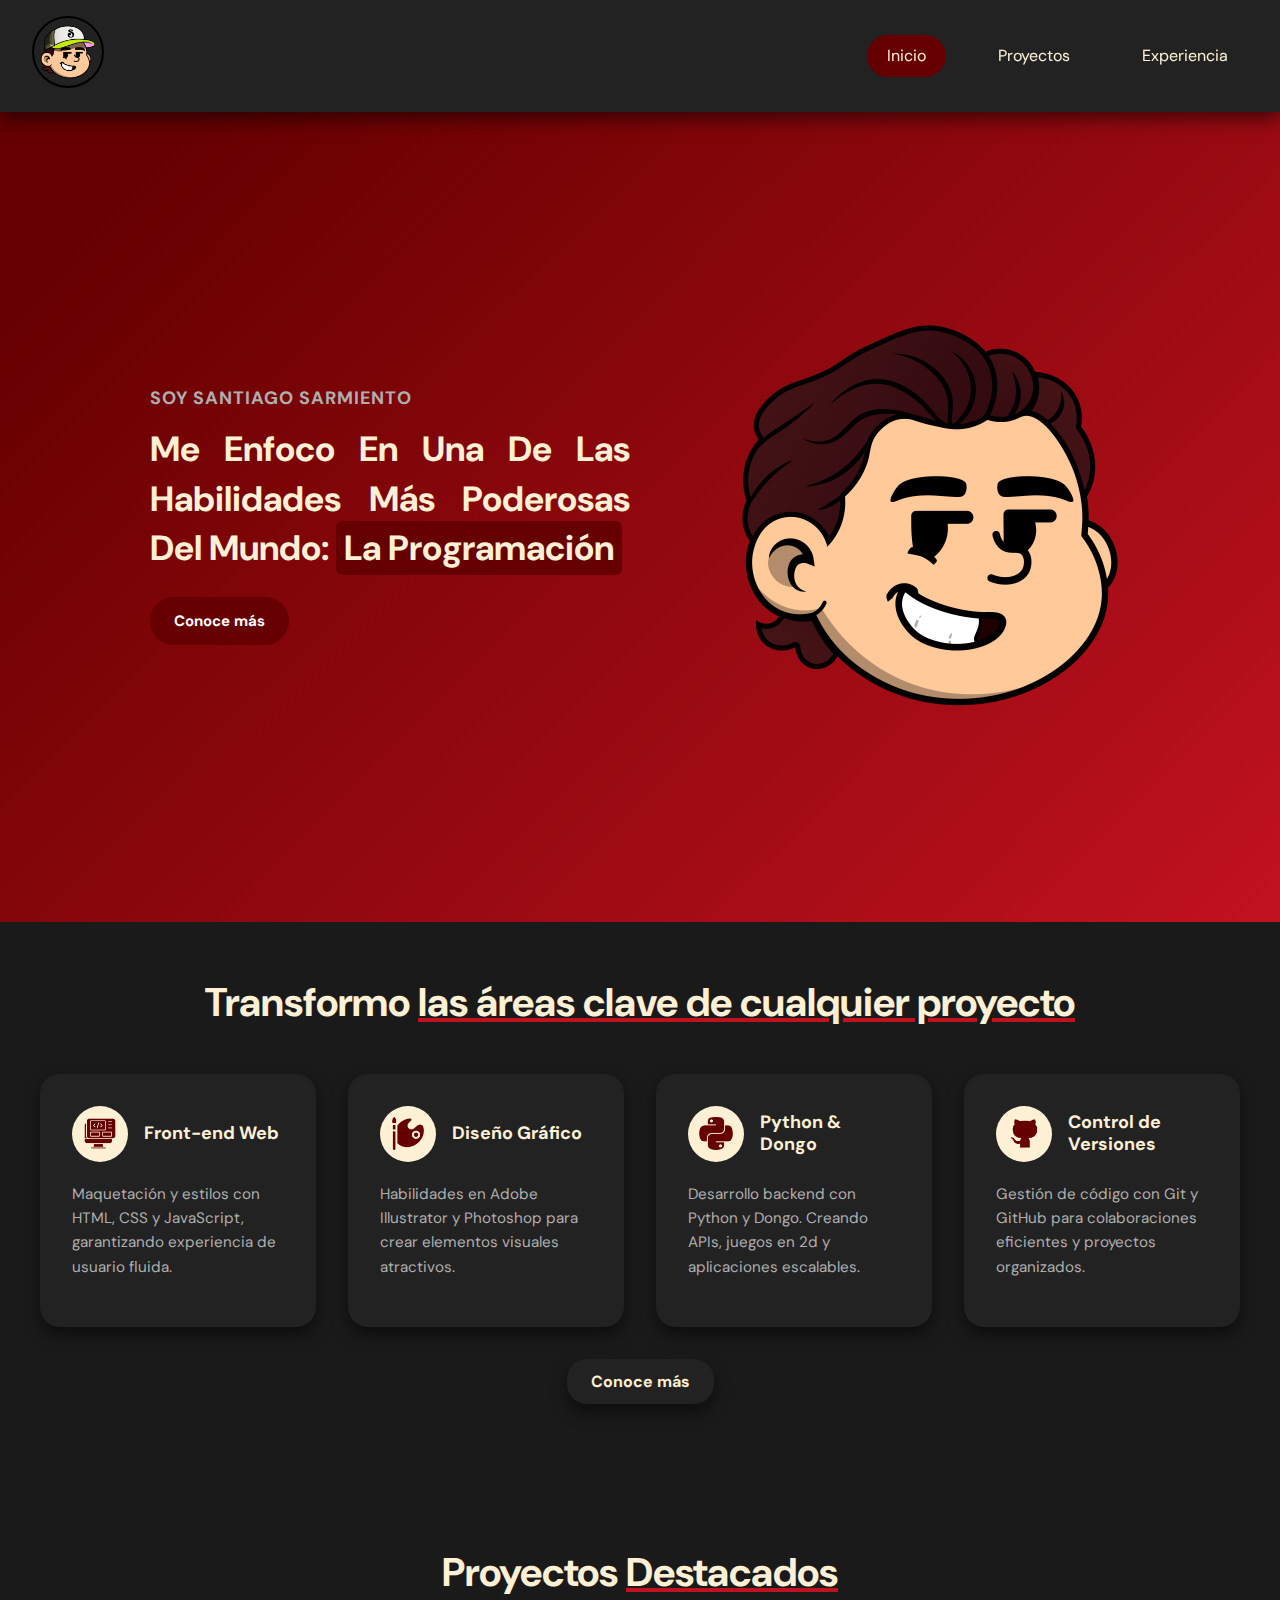
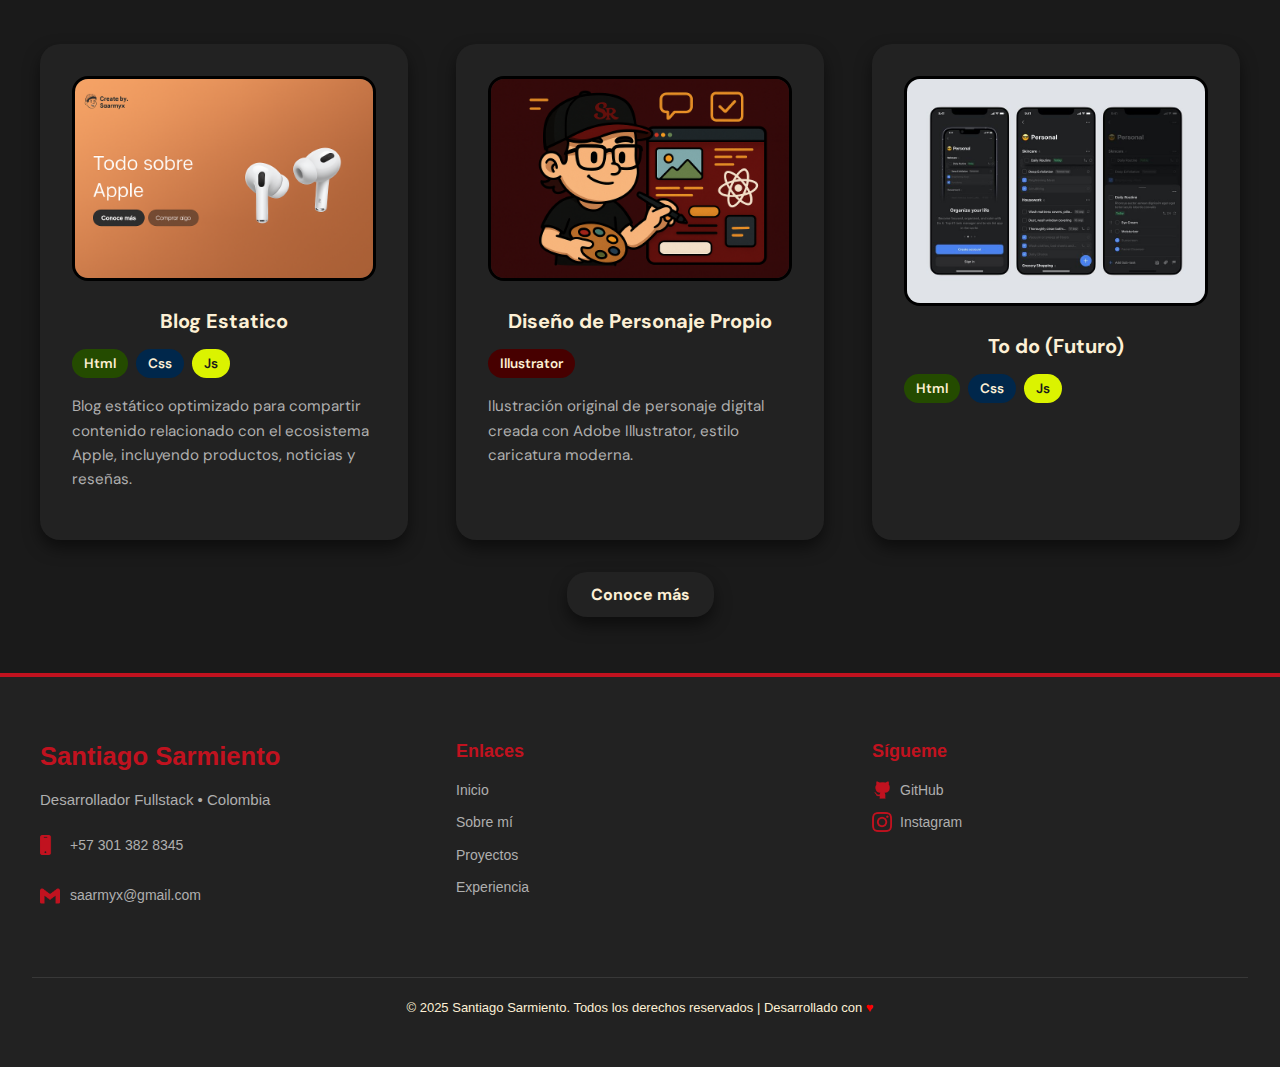
<file: index.html>
<!DOCTYPE html>
<html lang="en">

<head>
    <!-- META DATOS -->
    <meta charset="UTF-8" />
    <meta name="viewport" content="width=device-width, initial-scale=1.0" />
    <!-- TITULO Y IMG -->
    <title>Santiago | Programador</title>
    <link rel="icon" href="/assets/saarmyx/logos-saarmyx/Saarmyx_Edition_SXR_Red_SFondo.png" type="image/png" />

    <!-- CSS -->
    <link rel="stylesheet" href="/language/css/reset.css">
    <link rel="stylesheet" href="/language/css/menus/header.css">
    <link rel="stylesheet" href="/pages/index/hero.css">
    <link rel="stylesheet" href="/pages/index/beneficios.css">
    <link rel="stylesheet" href="/pages/index/proyectos.css">
    <link rel="stylesheet" href="/pages/index/modal/modal.css">
    <link rel="stylesheet" href="/language/css/menus/footer.css">
</head>

<body>

    <div class="container-general">

        <!-- HEADER -->
        <header class="header-section">
            <div class="header-logo">
                <a href="/pages/perfil/perfil.html"><img src="/assets/saarmyx/logos-saarmyx/Saarmyx_420_2.0_SFondo.png"
                        alt=""></a>
            </div>
            <nav class="header-menu">
                <a href="/index.html" class="activo">Inicio</a>
                <a href="/pages/proyecto/proyectos.html">Proyectos</a>
                <a href="/pages/experiencia/experiencia.html">Experiencia</a>
            </nav>
        </header>


        <!-- HERO -->
        <section class="hero-section">
            <div class="hero-content">
                <div class="hero-tex">
                    <h2 class="name-p">Soy Santiago Sarmiento</h2>
                    <h1 class="description">Me enfoco en una de las habilidades más poderosas del mundo:
                        <span class="hero-highlight">La programación</span>
                    </h1>
                    <a href="/pages/perfil/perfil.html" class="hero-btn-start">Conoce más</a>
                </div>
            </div>
            <div class="hero-image">
                <img src="/assets/saarmyx/logos-saarmyx/Saarmyx_Cabello_SFondo.png" alt="">

            </div>
        </section>

        <section class="container-section">

            <!-- BENEFICIOS -->
            <section class="benefits-section">
                <h2>Transformo <span class="benefits-highlight">las áreas clave de cualquier
                        proyecto</span></h2>

                <div class="benefits-grid">


                    <div class="benefit-item">
                        <div class="benefit-text-container">
                            <div class="benefit-icon">
                                <img src="/assets/icons/other/web.png" alt="Front-end-Web">
                            </div>
                            <h3>Front-end Web</h3>
                        </div>
                        <p>Maquetación y estilos con HTML, CSS y JavaScript, garantizando experiencia de usuario fluida.
                        </p>
                    </div>

                    <div class="benefit-item">
                        <div class="benefit-text-container">
                            <div class="benefit-icon">
                                <img src="/assets/icons/other/paleta-de-pintura.png" alt="Diseño-Gráfico">
                            </div>
                            <h3>Diseño Gráfico</h3>
                        </div>
                        <p>Habilidades en Adobe Illustrator y Photoshop para crear elementos visuales atractivos.</p>
                    </div>

                    <div class="benefit-item">
                        <div class="benefit-text-container">
                            <div class="benefit-icon">
                                <img src="/assets/icons/language/developer/python.png" alt="Python">
                            </div>
                            <h3>Python & Dongo</h3>
                        </div>
                        <p>Desarrollo backend con Python y Dongo.
                            Creando APIs, juegos en 2d y aplicaciones escalables.</p>
                    </div>

                    <div class="benefit-item">
                        <div class="benefit-text-container">
                            <div class="benefit-icon">
                                <img src="/assets/icons/language/developer/github-660000.png"
                                    alt="Control de versiones">
                            </div>
                            <h3>Control de Versiones</h3>
                        </div>
                        <p>Gestión de código con Git y GitHub para colaboraciones eficientes y proyectos organizados.
                        </p>
                    </div>

                </div>

                <div class="box-button">
                    <a href="/pages/perfil/perfil.html" class="benefits-btn-start">Conoce más</a>
                </div>
            </section>

            <!-- PROYECTOS -->
            <section class="proyects-section">
                <h2>Proyectos <span class="proyects-highlight"> Destacados</span></h2>

                <div>
                    <div class="proyects-grid">

                        <div class="proyect-item">
                            <a href="https://github.com/Saarmyx/Blog-estatico-saarmyx" target="_blank"> <img
                                    src="/assets/proyects/blog-estatico-saarmyx.png" alt="Proyecto 1">
                            </a>
                            <h3>Blog Estatico</h3>
                            <div class="tecnologies-used">
                                <div class="html"> Html </div>
                                <div class="css"> Css </div>
                                <div class="js"> Js </div>
                            </div>


                            <p>
                                Blog estático optimizado para compartir
                                contenido relacionado con el ecosistema Apple, incluyendo productos, noticias y reseñas.
                            </p>

                        </div>

                        <div class="proyect-item" onclick="openModal()">
                            <img src="/assets/saarmyx/covers-saarmyx/Saarmyx-UI.png" alt="Proyecto 2">
                            <h3>Diseño de Personaje Propio</h3>
                            <div class="tecnologies-used">
                                <div class="illustrator"> Illustrator </div>

                            </div>
                            <p>Ilustración original de personaje digital creada con Adobe Illustrator, estilo caricatura
                                moderna.</p>
                        </div>

                        <div id="modal" class="modal">
                            <div class="modal-content">
                                <span class="close" onclick="closeModal()">&times;</span>
                                <h2>Detalles del Proyecto</h2>

                                <!-- Galería de imágenes con descripciones -->
                                <div class="gallery-item">
                                    <img src="/assets/saarmyx/logos-saarmyx/Boceto 1.png" alt="Boceto">
                                    <div class="description">
                                        <h4>Boceto Inicial</h4>
                                        <p>Dibujo base para el diseño del personaje.</p>
                                    </div>
                                </div>

                                <div class="gallery-item">
                                    <img src="/assets/saarmyx/logos-saarmyx/Boceto 2.png" alt="Lineart">
                                    <div class="description">
                                        <h4>Lineart</h4>
                                        <p>Limpieza de líneas para definir contorno.</p>
                                    </div>
                                </div>

                                <div class="gallery-item">
                                    <img src="/assets/saarmyx/logos-saarmyx/Saarmyx_Cabello_SFondo.png"
                                        alt="Coloreado Final">
                                    <div class="description">
                                        <h4>Coloreado Final</h4>
                                        <p>Aplicación de colores y sombreado en estilo cartoon moderno.</p>
                                    </div>
                                </div>


                                <a href="/pages/illustracion-personaje/personaje.html" class="proyects-btn-start">Conoce
                                    más</a>
                            </div>
                        </div>




                        <div class="proyect-item">
                            <a href="">
                                <img src="/assets/proyects/To-do .jpeg" alt="Proyecto 3">
                            </a>
                            <h3>To do (Futuro)</h3>
                            <div class="tecnologies-used">
                                <div class="html"> Html </div>
                                <div class="css"> Css </div>
                                <div class="js"> Js </div>
                            </div>
                            <p></p>
                        </div>
                    </div>

                    <div class="box-button">
                        <a href="/pages/proyecto/proyectos.html" class="proyects-btn-start">Conoce más</a>
                    </div>
            </section>

        </section>

        <!-- FOOTER -->
        <footer class="footer-section">
            <div class="footer-container">

                <!-- Información personal y contacto -->
                <section class="footer-logo-section" aria-labelledby="footer-title">
                    <h3 id="footer-title" class="footer-title">Santiago Sarmiento</h3>
                    <p>Desarrollador Fullstack • Colombia</p>

                    <div class="contact-item">
                        <img src="/assets/icons/footer/iphone.png" alt="Teléfono" class="contact-icon" loading="lazy">
                        <a href="tel:+573013828345" class="contact-link" aria-label="Llamar a Santiago Sarmiento">
                            +57 301 382 8345
                        </a>
                    </div>
                    <div class="contact-item">
                        <img src="/assets/icons/footer/gmail.png" alt="Correo electrónico" class="contact-icon"
                            loading="lazy">
                        <a href="mailto:saarmyx@gmail.com" class="contact-link"
                            aria-label="Enviar correo a saarmyx@gmail.com">
                            saarmyx@gmail.com
                        </a>
                    </div>
                </section>

                <!-- Navegación -->
                <nav class="footer-nav-section" aria-label="Navegación del sitio">
                    <h4>Enlaces</h4>
                    <ul>
                        <li><a href="/index.html">Inicio</a></li>
                        <li><a href="/pages/perfil/perfil.html">Sobre mí</a></li>
                        <li><a href="/pages/proyecto/proyectos.html">Proyectos</a></li>
                        <li><a href="/pages/experiencia/experiencia.html">Experiencia</a></li>
                    </ul>
                </nav>

                <!-- Redes sociales -->
                <section class="footer-social-section" aria-label="Redes sociales">
                    <h4>Sígueme</h4>
                    <ul>
                        <li>
                            <a href="https://github.com/Saarmyx" target="_blank" rel="noopener noreferrer"
                                aria-label="GitHub de Santiago Sarmiento">
                                <img src="/assets/icons/footer/github.png" alt="GitHub" class="social-icon"
                                    loading="lazy"> GitHub
                            </a>
                        </li>
                        <li>
                            <a href="https://www.instagram.com/saarmyx/" target="_blank" rel="noopener noreferrer"
                                aria-label="Instagram de Santiago Sarmiento">
                                <img src="/assets/icons/footer/instagram.png" alt="Instagram" class="social-icon"
                                    loading="lazy">
                                Instagram
                            </a>
                        </li>
                    </ul>
                </section>

            </div>

            <div class="footer-bottom">
                <p>© 2025 Santiago Sarmiento. Todos los derechos reservados | Desarrollado con <span
                        style="color:red;">♥</span></p>
            </div>
        </footer>

    </div>

    <script src="/js/main.js"></script>
    <script src="/pages/index/modal/modal.js"></script>
</body>

</html>
</file>
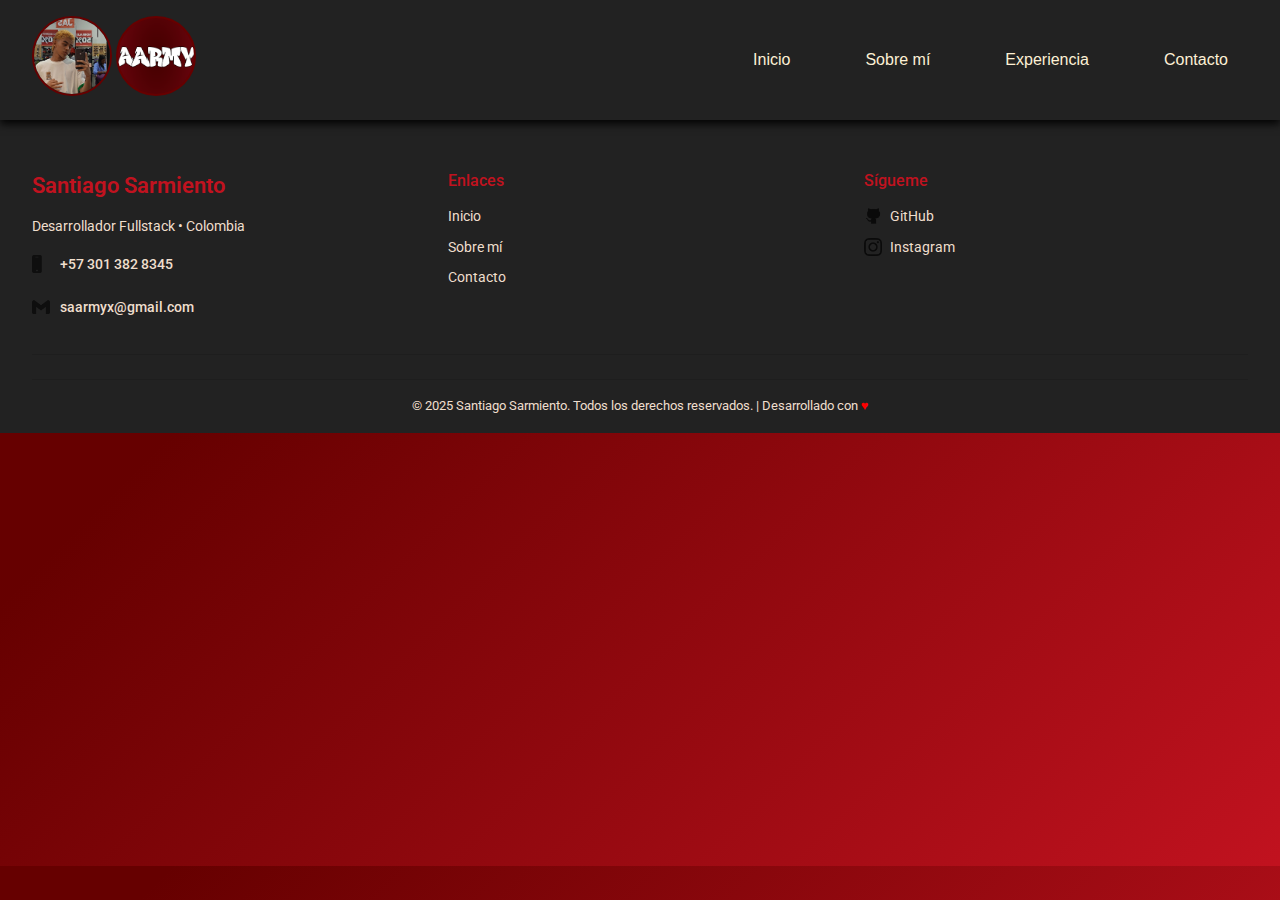
<file: secciones/contacto.html>
<!DOCTYPE html>
<html lang="en">

<head>
    <meta charset="UTF-8" />
    <meta name="viewport" content="width=device-width, initial-scale=1.0" />
    <title>Contacto</title>

    <link rel="preconnect" href="https://fonts.googleapis.com" />
    <link rel="preconnect" href="https://fonts.gstatic.com" crossorigin />
    <link href="https://fonts.googleapis.com/css2?family=Nunito:wght@400;700&family=Roboto:wght@400;700&display=swap"
        rel="stylesheet" />

    <!-- CSS -->
    <link rel="stylesheet" href="/css/reset.css">
    <link rel="stylesheet" href="/css/menus/header.css">
   
    <link rel="stylesheet" href="/css/menus/footer.css">
    <link rel="icon" href="/img/Saarmyx_420_2.0_SFondo.png" type="image/png" />
</head>

<body>

    <!-- HEADER -->
    <header class="header-section">
        <div class="header-logo">
            <a href="#"><img src="/img/ft.jpg" alt="Logo de Santiago Sarmiento" class="header-logo-img" /></a>
            <a href="#"><img src="/img/banner-movil.png" alt="Banner móvil" class="header-logo-banner" /></a>
        </div>

        <nav class="header-menu">
            <a href="/index.html" >Inicio</a>
            <a href="/secciones/sobre-mi.html" >Sobre mí</a>
            <a href="/secciones/experiencia.html" >Experiencia</a>
            <a href="/secciones/contacto.html" class="header-menu-activo">Contacto</a>
        </nav>
    </header>

   


    <!-- FOOTER -->
    <footer class="footer-section">
        <div class="footer-container">

            <!-- Logo + contacto -->
            <div class="footer-logo-section">
                <h3 class="footer-title">Santiago Sarmiento</h3>
                <p>Desarrollador Fullstack • Colombia</p>

                <div class="contact-item">
                    <img src="/img/iphone.png" alt="Teléfono" class="contact-icon">
                    <a href="tel:+573013828345" class="contact-link">+57 301 382 8345</a>
                </div>
                <div class="contact-item">
                    <img src="/img/gmail.png" alt="Correo electrónico" class="contact-icon">
                    <a href="mailto:saarmyx@gmail.com" class="contact-link">saarmyx@gmail.com</a>
                </div>
            </div>

            <!-- Navegación -->
            <div class="footer-nav-section">
                <h4>Enlaces</h4>
                <ul>
                    <li><a href="/index.html">Inicio</a></li>
                    <li><a href="secciones/sobre-mi.html">Sobre mí</a></li>
                    <li><a href="secciones/contacto.html">Contacto</a></li>
                </ul>
            </div>

            <!-- Redes sociales -->
            <div class="footer-social-section">
                <h4>Sígueme</h4>
                <ul>
                    <li>
                        <a href="https://github.com/Saarmyx" target="_blank" rel="noopener" aria-label="GitHub">
                            <img src="/img/github.png" alt="GitHub" class="social-icon"> GitHub
                        </a>
                    </li>
                    <li>
                        <a href="https://www.instagram.com/saarmyx/" target="_blank" rel="noopener"
                            aria-label="Instagram">
                            <img src="/img/instagram.png" alt="Instagram" class="social-icon"> Instagram
                        </a>
                    </li>
                </ul>
            </div>

        </div>

        <div class="footer-bottom">
            <p>© 2025 Santiago Sarmiento. Todos los derechos reservados. | Desarrollado con <span
                    style="color:red;">♥</span>
            </p>
        </div>
    </footer>

</body>

</html>
</file>
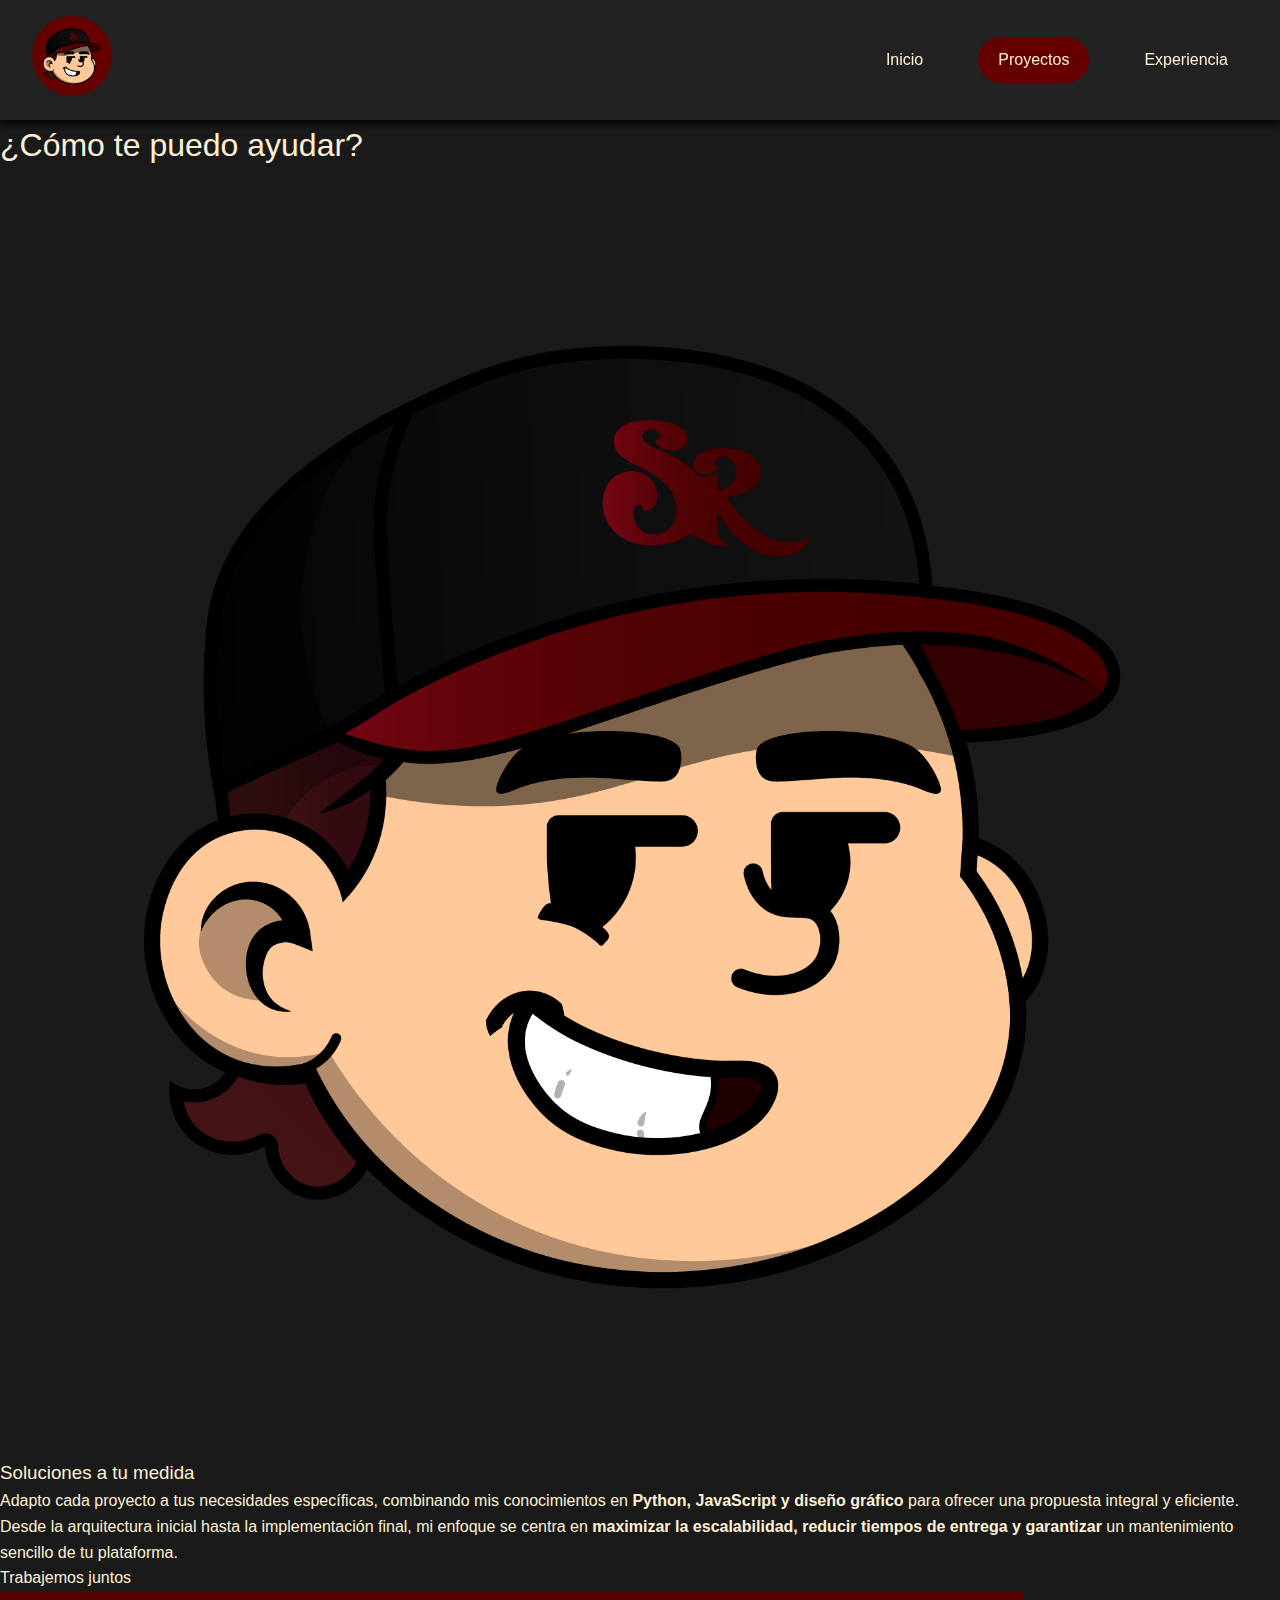
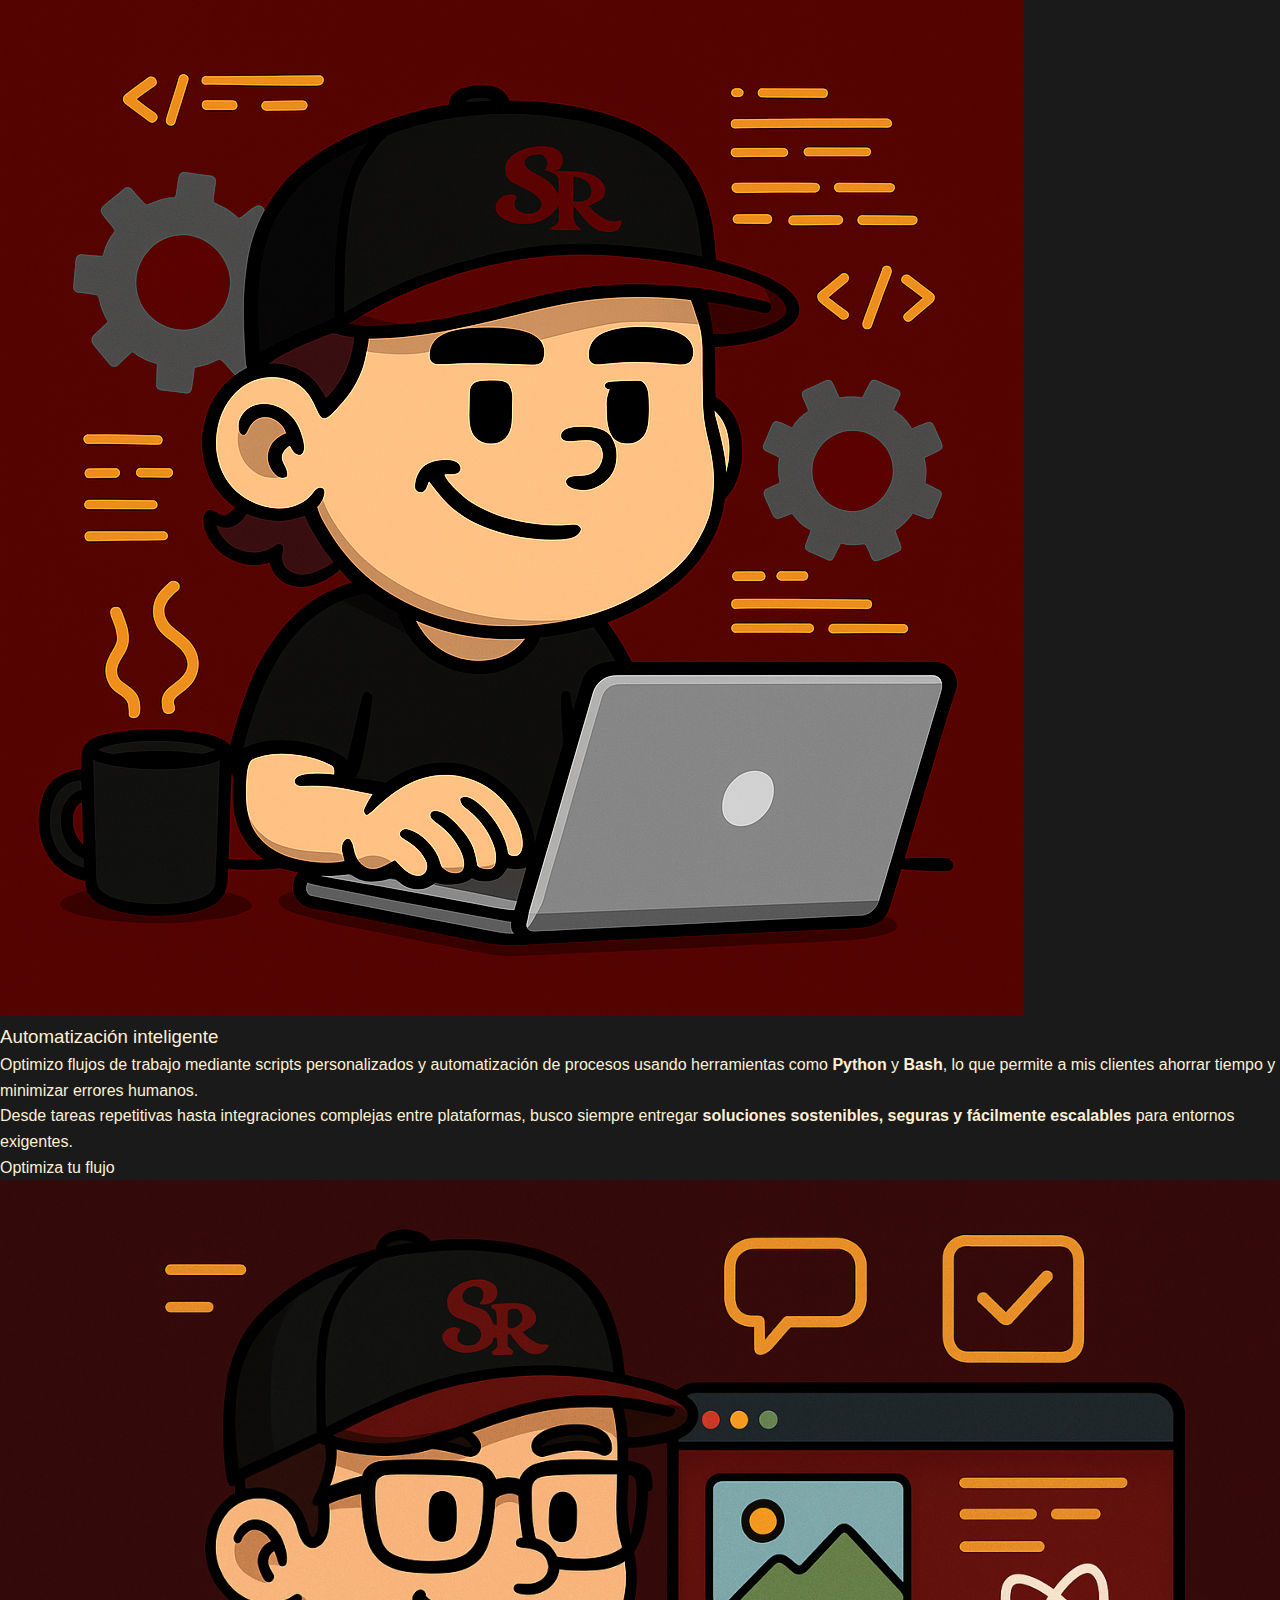
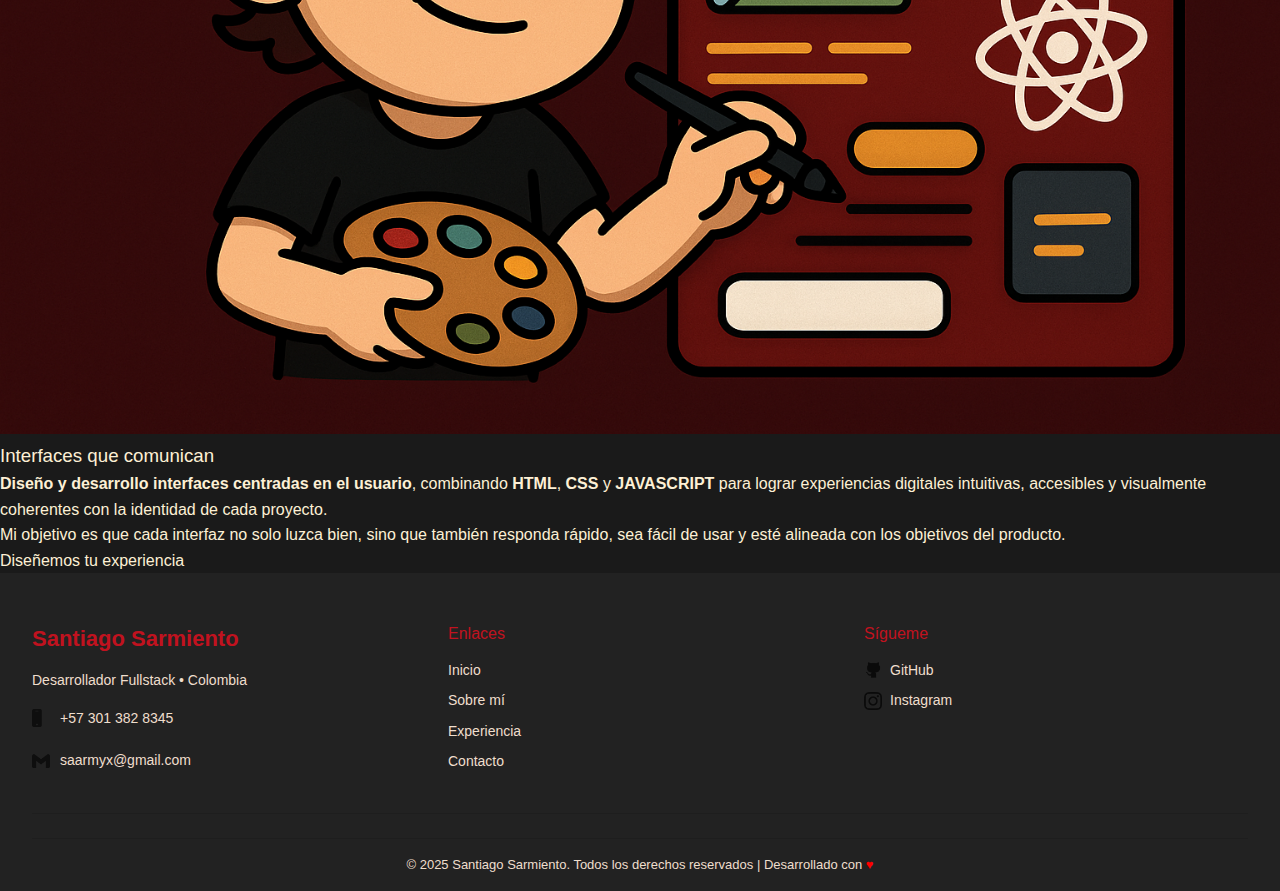
<file: secciones/proyectos.html>
<!DOCTYPE html>
<html lang="en">

<head>
    <!-- META DATOS -->
    <meta charset="UTF-8" />
    <meta name="viewport" content="width=device-width, initial-scale=1.0" />
    <!-- TITULO Y IMG -->
    <title>Proyectos</title>
    <link rel="icon" href="/img/Saarmyx_Edition_SXR_Red_SFondo.png" type="image/png" />

    <!-- CSS -->
    <link rel="stylesheet" href="/css/reset.css">
    <link rel="stylesheet" href="/css/menus/header.css">
    <link rel="stylesheet" href="/css/proyecto/proyecto.css">
    <link rel="stylesheet" href="/css/menus/footer.css">
</head>

<body>

    <div class="container-general">

        <!-- HEADER -->
        <header class="header-section">
            <div class="header-logo">
                <a href=""><img src="/img/Saarmyx_Edition_SXR_Red_SFondo.png" alt=""></a>
            </div>
            <nav class="header-menu">
                <a href="/index.html" ">Inicio</a>
            <a href=" /secciones/proyectos.html" class="activo">Proyectos</a>
                <a href="/secciones/experiencia.html">Experiencia</a>
            </nav>
        </header>

        <!-- PROYECTOS -->
        <section class="help-business-section">
            <h1>¿Cómo te puedo ayudar?</h1>

            <!-- Soluciones a tu medida -->
            <div class="help-business-container">
                <div class="help-business-image">
                    <img src="/img/Saarmyx_Edition_SXR_Red_SFondo.png" alt="Apoyo empresarial" />
                </div>
                <div class="help-business-text">

                    <h3>Soluciones a tu medida</h3>
                    <p>Adapto cada proyecto a tus necesidades específicas, combinando mis conocimientos en
                        <strong>Python, JavaScript y
                            diseño gráfico </strong> para ofrecer una propuesta integral y eficiente.
                    </p>
                    <p>Desde la arquitectura inicial hasta la implementación final, mi enfoque se centra en
                        <strong>maximizar la
                            escalabilidad, reducir tiempos de entrega y garantizar </strong> un mantenimiento sencillo
                        de tu plataforma.
                    </p>

                    <a href="/secciones/contacto.html" class="help-business-btn">Trabajemos juntos</a>
                </div>
            </div>

            <!-- Automatizacion inteligente -->
            <div class="help-business-container">
                <div class="help-business-image">
                    <img src="/img/Saarmyx-desktop.png" alt="Apoyo empresarial" />
                </div>
                <div class="help-business-text">

                    <h3>Automatización inteligente</h3>
                    <p>Optimizo flujos de trabajo mediante scripts personalizados y automatización de procesos usando
                        herramientas como <strong>Python</strong> y <strong>Bash</strong>, lo que permite a mis clientes
                        ahorrar tiempo y minimizar errores humanos.</p>
                    <p>Desde tareas repetitivas hasta integraciones complejas entre plataformas, busco siempre entregar
                        <strong> soluciones sostenibles, seguras y fácilmente escalables </strong> para entornos
                        exigentes.
                    </p>

                    <a href="/secciones/contacto.html" class="help-business-btn">Optimiza tu flujo</a>
                </div>
            </div>

            <!-- Interfaces que comunican -->
            <div class="help-business-container">
                <div class="help-business-image">
                    <img src="/img/Saarmyx-UI.png" alt="Apoyo empresarial" />
                </div>
                <div class="help-business-text">

                    <h3>Interfaces que comunican</h3>
                    <p><strong>Diseño y desarrollo interfaces centradas en el usuario</strong>, combinando
                        <strong>HTML</strong>, <strong>CSS</strong> y <strong>JAVASCRIPT</strong> para lograr
                        experiencias digitales intuitivas, accesibles y visualmente coherentes con la identidad de cada
                        proyecto.
                    </p>
                    <p> Mi objetivo es que cada interfaz no solo luzca bien, sino que también responda rápido, sea fácil
                        de
                        usar y esté alineada con los objetivos del producto.
                    </p>





                    <a href="/secciones/contacto.html" class="help-business-btn">Diseñemos tu experiencia</a>
                </div>
            </div>
        </section>

        <!-- FOOTER -->
         <footer class="footer-section">
            <div class="footer-container">

                <!-- Información personal y contacto -->
                <section class="footer-logo-section" aria-labelledby="footer-title">
                    <h3 id="footer-title" class="footer-title">Santiago Sarmiento</h3>
                    <p>Desarrollador Fullstack • Colombia</p>

                    <div class="contact-item">
                        <img src="/img/icons/iphone.png" alt="Teléfono" class="contact-icon" loading="lazy">
                        <a href="tel:+573013828345" class="contact-link" aria-label="Llamar a Santiago Sarmiento">
                            +57 301 382 8345
                        </a>
                    </div>
                    <div class="contact-item">
                        <img src="/img/icons/gmail.png" alt="Correo electrónico" class="contact-icon" loading="lazy">
                        <a href="mailto:saarmyx@gmail.com" class="contact-link"
                            aria-label="Enviar correo a saarmyx@gmail.com">
                            saarmyx@gmail.com
                        </a>
                    </div>
                </section>

                <!-- Navegación -->
                <nav class="footer-nav-section" aria-label="Navegación del sitio">
                    <h4>Enlaces</h4>
                    <ul>
                        <li><a href="/index.html">Inicio</a></li>
                        <li><a href="/secciones/sobre-mi.html">Sobre mí</a></li>
                        <li><a href="/secciones/experiencia.html">Experiencia</a></li>
                        <li><a href="/secciones/contacto.html">Contacto</a></li>
                    </ul>
                </nav>

                <!-- Redes sociales -->
                <section class="footer-social-section" aria-label="Redes sociales">
                    <h4>Sígueme</h4>
                    <ul>
                        <li>
                            <a href="https://github.com/Saarmyx" target="_blank" rel="noopener noreferrer"
                                aria-label="GitHub de Santiago Sarmiento">
                                <img src="/img/icons/github.png" alt="GitHub" class="social-icon" loading="lazy"> GitHub
                            </a>
                        </li>
                        <li>
                            <a href="https://www.instagram.com/saarmyx/" target="_blank" rel="noopener noreferrer"
                                aria-label="Instagram de Santiago Sarmiento">
                                <img src="/img/icons/instagram.png" alt="Instagram" class="social-icon" loading="lazy">
                                Instagram
                            </a>
                        </li>
                    </ul>
                </section>

            </div>

            <div class="footer-bottom">
                <p>© 2025 Santiago Sarmiento. Todos los derechos reservados | Desarrollado con <span
                        style="color:red;">♥</span></p>
            </div>
        </footer>

    </div>
</body>

</html>
</file>
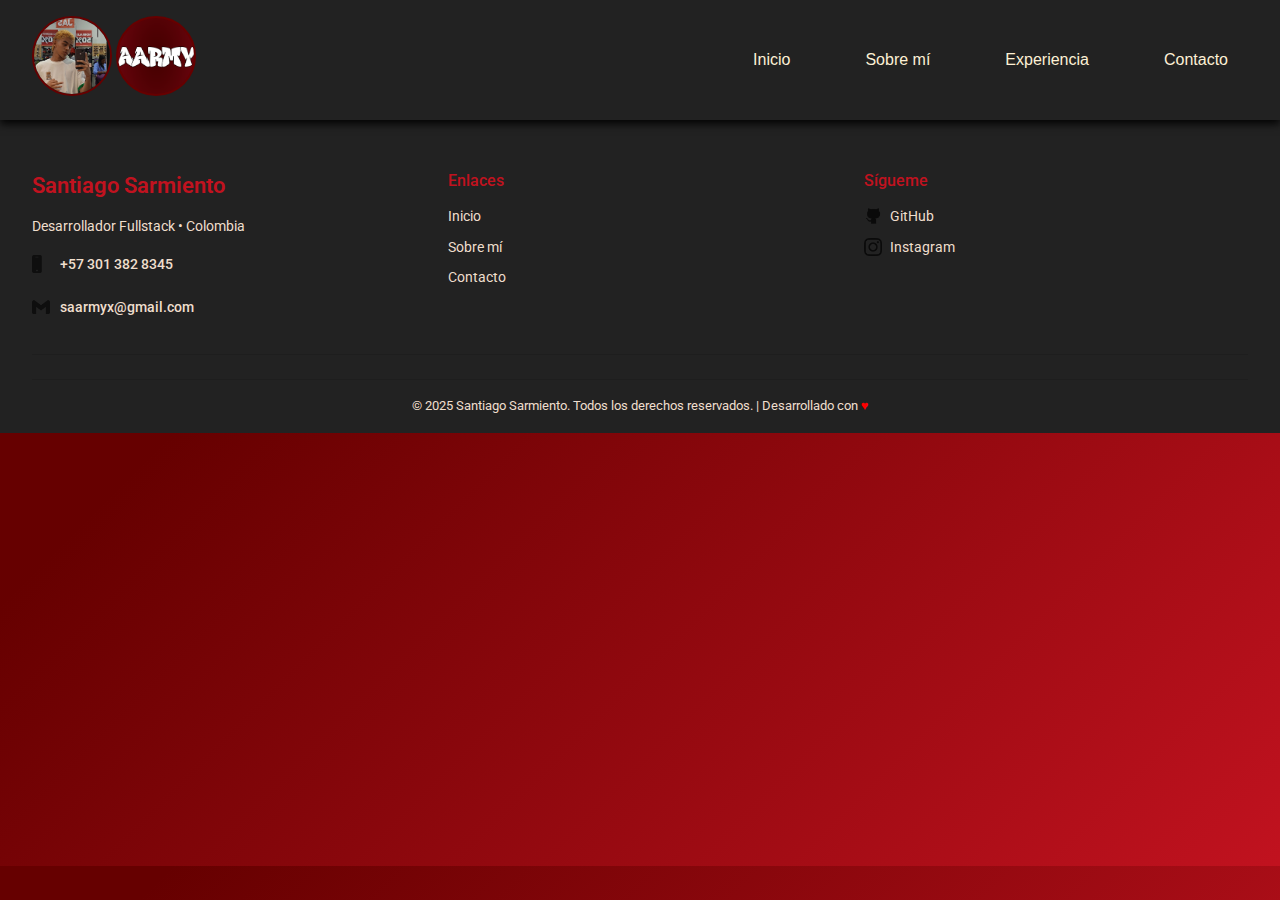
<file: secciones/sobre-mi.html>
<!DOCTYPE html>
<html lang="en">

<head>
    <meta charset="UTF-8" />
    <meta name="viewport" content="width=device-width, initial-scale=1.0" />
    <title>Sobre Mi</title>

    <link rel="preconnect" href="https://fonts.googleapis.com" />
    <link rel="preconnect" href="https://fonts.gstatic.com" crossorigin />
    <link href="https://fonts.googleapis.com/css2?family=Nunito:wght@400;700&family=Roboto:wght@400;700&display=swap"
        rel="stylesheet" />

    <!-- CSS -->
    <link rel="stylesheet" href="/css/reset.css">
    <link rel="stylesheet" href="/css/menus/header.css">
    <link rel="stylesheet" href="/css/index/hero.css">
    <link rel="stylesheet" href="/css/index/beneficios.css">
    <link rel="stylesheet" href="/css/index/ayuda-empresa.css">
    <link rel="stylesheet" href="/css/index/sobre-mi.css">
    <link rel="stylesheet" href="/css/menus/footer.css">
    <link rel="icon" href="/img/Saarmyx_420_2.0_SFondo.png" type="image/png" />
</head>

<body>

    <!-- HEADER -->
    <header class="header-section">
        <div class="header-logo">
            <a href="#"><img src="/img/ft.jpg" alt="Logo de Santiago Sarmiento" class="header-logo-img" /></a>
            <a href="#"><img src="/img/banner-movil.png" alt="Banner móvil" class="header-logo-banner" /></a>
        </div>

        <nav class="header-menu">
            <a href="index.html" class="header-menu-activo">Inicio</a>
            <a href="secciones/sobre-mi.html">Sobre mí</a>
            <a href="secciones/experiencia.html">Experiencia</a>
            <a href="secciones/contacto.html">Contacto</a>
        </nav>
    </header>

    <!-- FOOTER -->
    <footer class="footer-section">
        <div class="footer-container">

            <!-- Logo + contacto -->
            <div class="footer-logo-section">
                <h3 class="footer-title">Santiago Sarmiento</h3>
                <p>Desarrollador Fullstack • Colombia</p>

                <div class="contact-item">
                    <img src="/img/iphone.png" alt="Teléfono" class="contact-icon">
                    <a href="tel:+573013828345" class="contact-link">+57 301 382 8345</a>
                </div>
                <div class="contact-item">
                    <img src="/img/gmail.png" alt="Correo electrónico" class="contact-icon">
                    <a href="mailto:saarmyx@gmail.com" class="contact-link">saarmyx@gmail.com</a>
                </div>
            </div>

            <!-- Navegación -->
            <div class="footer-nav-section">
                <h4>Enlaces</h4>
                <ul>
                    <li><a href="/index.html">Inicio</a></li>
                    <li><a href="secciones/sobre-mi.html">Sobre mí</a></li>
                    <li><a href="secciones/contacto.html">Contacto</a></li>
                </ul>
            </div>

            <!-- Redes sociales -->
            <div class="footer-social-section">
                <h4>Sígueme</h4>
                <ul>
                    <li>
                        <a href="https://github.com/Saarmyx" target="_blank" rel="noopener" aria-label="GitHub">
                            <img src="/img/github.png" alt="GitHub" class="social-icon"> GitHub
                        </a>
                    </li>
                    <li>
                        <a href="https://www.instagram.com/saarmyx/" target="_blank" rel="noopener"
                            aria-label="Instagram">
                            <img src="/img/instagram.png" alt="Instagram" class="social-icon"> Instagram
                        </a>
                    </li>
                </ul>
            </div>

        </div>

        <div class="footer-bottom">
            <p>© 2025 Santiago Sarmiento. Todos los derechos reservados. | Desarrollado con <span
                    style="color:red;">♥</span>
            </p>
        </div>
    </footer>

</body>

</html>
</file>
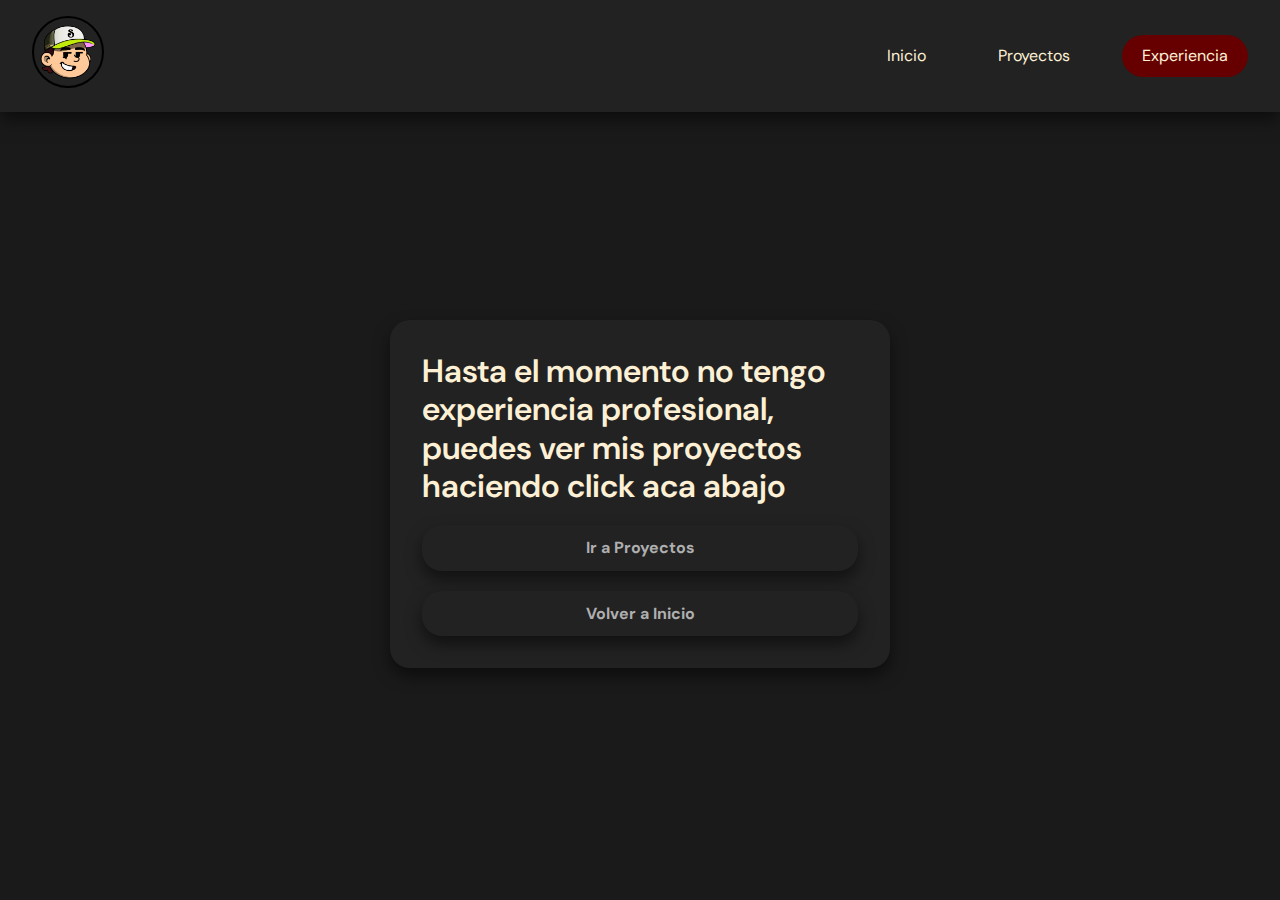
<file: pages/experiencia/experiencia.html>
<!DOCTYPE html>
<html lang="en">

<head>
    <!-- META DATOS -->
    <meta charset="UTF-8" />
    <meta name="viewport" content="width=device-width, initial-scale=1.0" />
    <!-- TITULO Y IMG -->
    <title>Santiago | Experiencia</title>
    <link rel="icon" href="/assets/saarmyx/logos-saarmyx/Saarmyx_Edition_SXR_Red_SFondo.png" type="image/png" />

    <!-- CSS -->
    <link rel="stylesheet" href="/language/css/reset.css">
    <link rel="stylesheet" href="/language/css/menus/header.css">
    <link rel="stylesheet" href="/language/css/error.css">
    <link rel="stylesheet" href="/language/css/menus/footer.css">


</head>

<body>

    <div class="container-general">

        <!-- HEADER -->
        <header class="header-section">
            <div class="header-logo">
                <a href="/pages/perfil/perfil.html"><img src="/assets/saarmyx/logos-saarmyx/Saarmyx_420_2.0_SFondo.png" alt=""></a>
            </div>
            <nav class="header-menu">
                <a href="/index.html">Inicio</a>
                <a href="/pages/proyecto/proyectos.html">Proyectos</a>
                <a href="/pages/experiencia/experiencia.html" class="activo">Experiencia</a>
            </nav>
        </header>


        <!-- ERROR -->
        <section class="error-section">
            <div class="error-content">
                <h1>Hasta el momento no tengo experiencia profesional,
                    puedes ver mis proyectos haciendo click aca abajo
                </h1>
                <a href="/pages/proyecto/proyectos.html" class="error-btn">Ir a Proyectos</a>
                <a href="/index.html" class="error-btn">Volver a Inicio</a>
            </div>
        </section>


    </div>
</body>

</html>
</file>
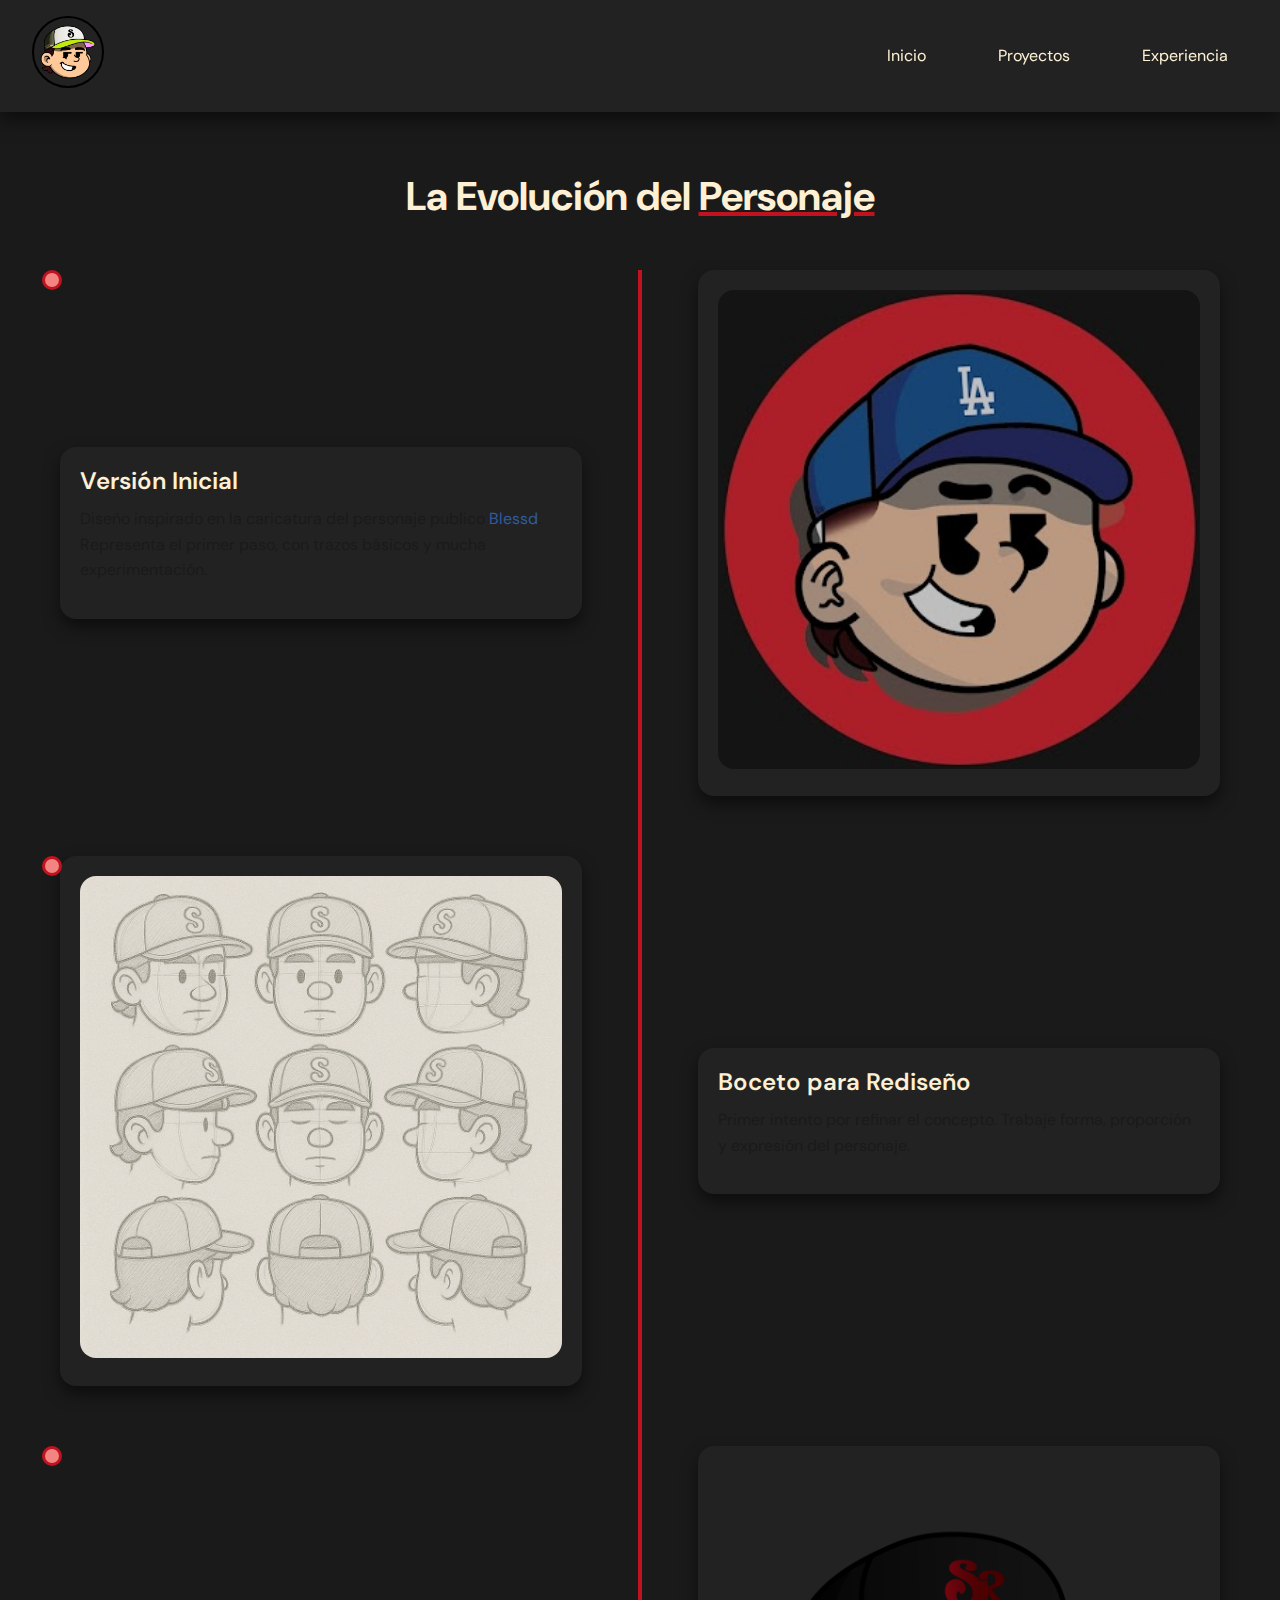
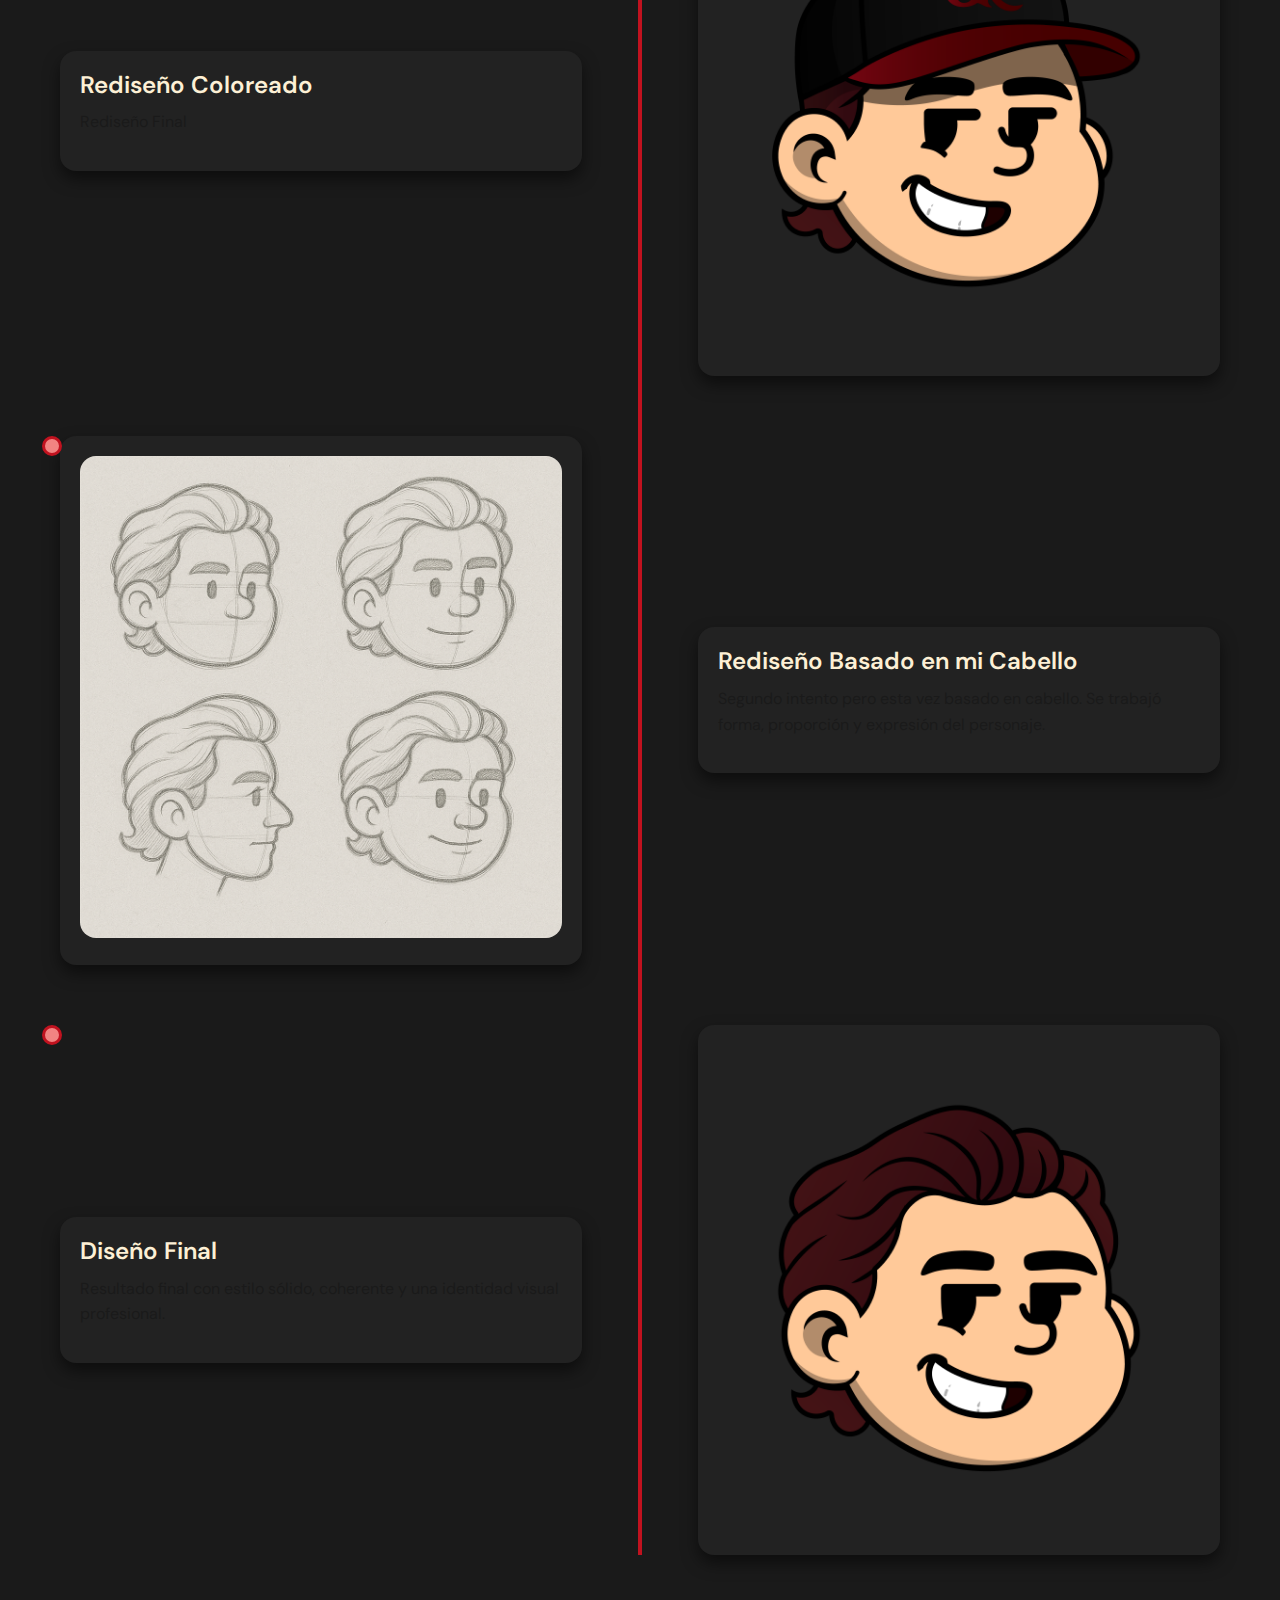
<file: pages/illustracion-personaje/personaje.html>
<!DOCTYPE html>
<html lang="en">

<head>
    <!-- META DATOS -->
    <meta charset="UTF-8" />
    <meta name="viewport" content="width=device-width, initial-scale=1.0" />
    <!-- TITULO Y IMG -->
    <title>Santiago | Illustracion</title>
    <link rel="icon" href="/assets/saarmyx/logos-saarmyx/Saarmyx_Edition_SXR_Red_SFondo.png" type="image/png" />

    <!-- CSS -->
    <link rel="stylesheet" href="/language/css/reset.css">
    <link rel="stylesheet" href="/language/css/menus/header.css">
    <link rel="stylesheet" href="/pages/illustracion-personaje/personaje.css">
    <link rel="stylesheet" href="/language/css/menus/footer.css">
</head>

<body>

    <div class="container-general">
        <!-- HEADER -->
        <header class="header-section">
            <div class="header-logo">
                <a href="/pages/perfil/perfil.html"><img src="/assets/saarmyx/logos-saarmyx/Saarmyx_420_2.0_SFondo.png"
                        alt=""></a>
            </div>
            <nav class="header-menu">
                <a href="/index.html">Inicio</a>
                <a href="/pages/proyecto/proyectos.html">Proyectos</a>
                <a href="/pages/experiencia/experiencia.html">Experiencia</a>
            </nav>
        </header>



        <section class="timeline-section">
            <h2>La Evolución del <span class="timeline-highlight">Personaje</span></h2>
            <div class="timeline-container">

                <!-- Punto 1 -->
                <div class="timeline-item">
                    <div class="timeline-content left">
                        <h3>Versión Inicial</h3>
                        <p>Diseño inspirado en la caricatura del personaje publico <a
                                href="https://www.instagram.com/blessd/" class="info-i" target="_blank">Blessd</a>. Representa el primer paso, con
                            trazos básicos y mucha
                            experimentación.</p>
                    </div>
                    <div class="timeline-image right">
                        <img src="/assets/saarmyx/logos-saarmyx/saarmyx-v1.png" alt="Versión inicial">
                    </div>
                </div>

                <!-- Punto 2 -->
                <div class="timeline-item">
                    <div class="timeline-image left">
                        <img src="/assets/saarmyx/logos-saarmyx/Boceto 4.png" alt="Boceto">
                    </div>
                    <div class="timeline-content right">
                        <h3>Boceto para Rediseño</h3>
                        <p>Primer intento por refinar el concepto. Trabaje forma, proporción y expresión del
                            personaje.</p>
                    </div>
                </div>

                 <!-- Punto 3 -->
                <div class="timeline-item">
                    <div class="timeline-content left">
                        <h3>Rediseño Coloreado</h3>
                        <p>Rediseño Final</p>
                    </div>
                    <div class="timeline-image right">
                        <img src="/assets/saarmyx/logos-saarmyx/Saarmyx_Edition_SXR_Red_SFondo.png" alt="Rediseño Final">
                    </div>
                </div>

                <!-- Punto 4 -->
                <div class="timeline-item">
                    <div class="timeline-content left">
                        <h3>Rediseño Basado en mi Cabello</h3>
                        <p>Segundo intento pero esta vez basado en cabello. Se trabajó forma, proporción y expresión del
                            personaje.</p>
                    </div>
                    <div class="timeline-image right">
                        <img src="/assets/saarmyx/logos-saarmyx/Boceto 1.png" alt="Rediseño Final">
                    </div>
                </div>

                <!-- Punto 5 -->
                <div class="timeline-item">
                    <div class="timeline-content left">
                        <h3>Diseño Final</h3>
                        <p>Resultado final con estilo sólido, coherente y una identidad visual profesional.</p>
                    </div>
                    <div class="timeline-image right">
                        <img src="/assets/saarmyx/logos-saarmyx/Saarmyx_Cabello_SFondo.png" alt="Rediseño Final">
                    </div>
                </div>

            </div>
        </section>









    </div>
</body>

</html>
</file>
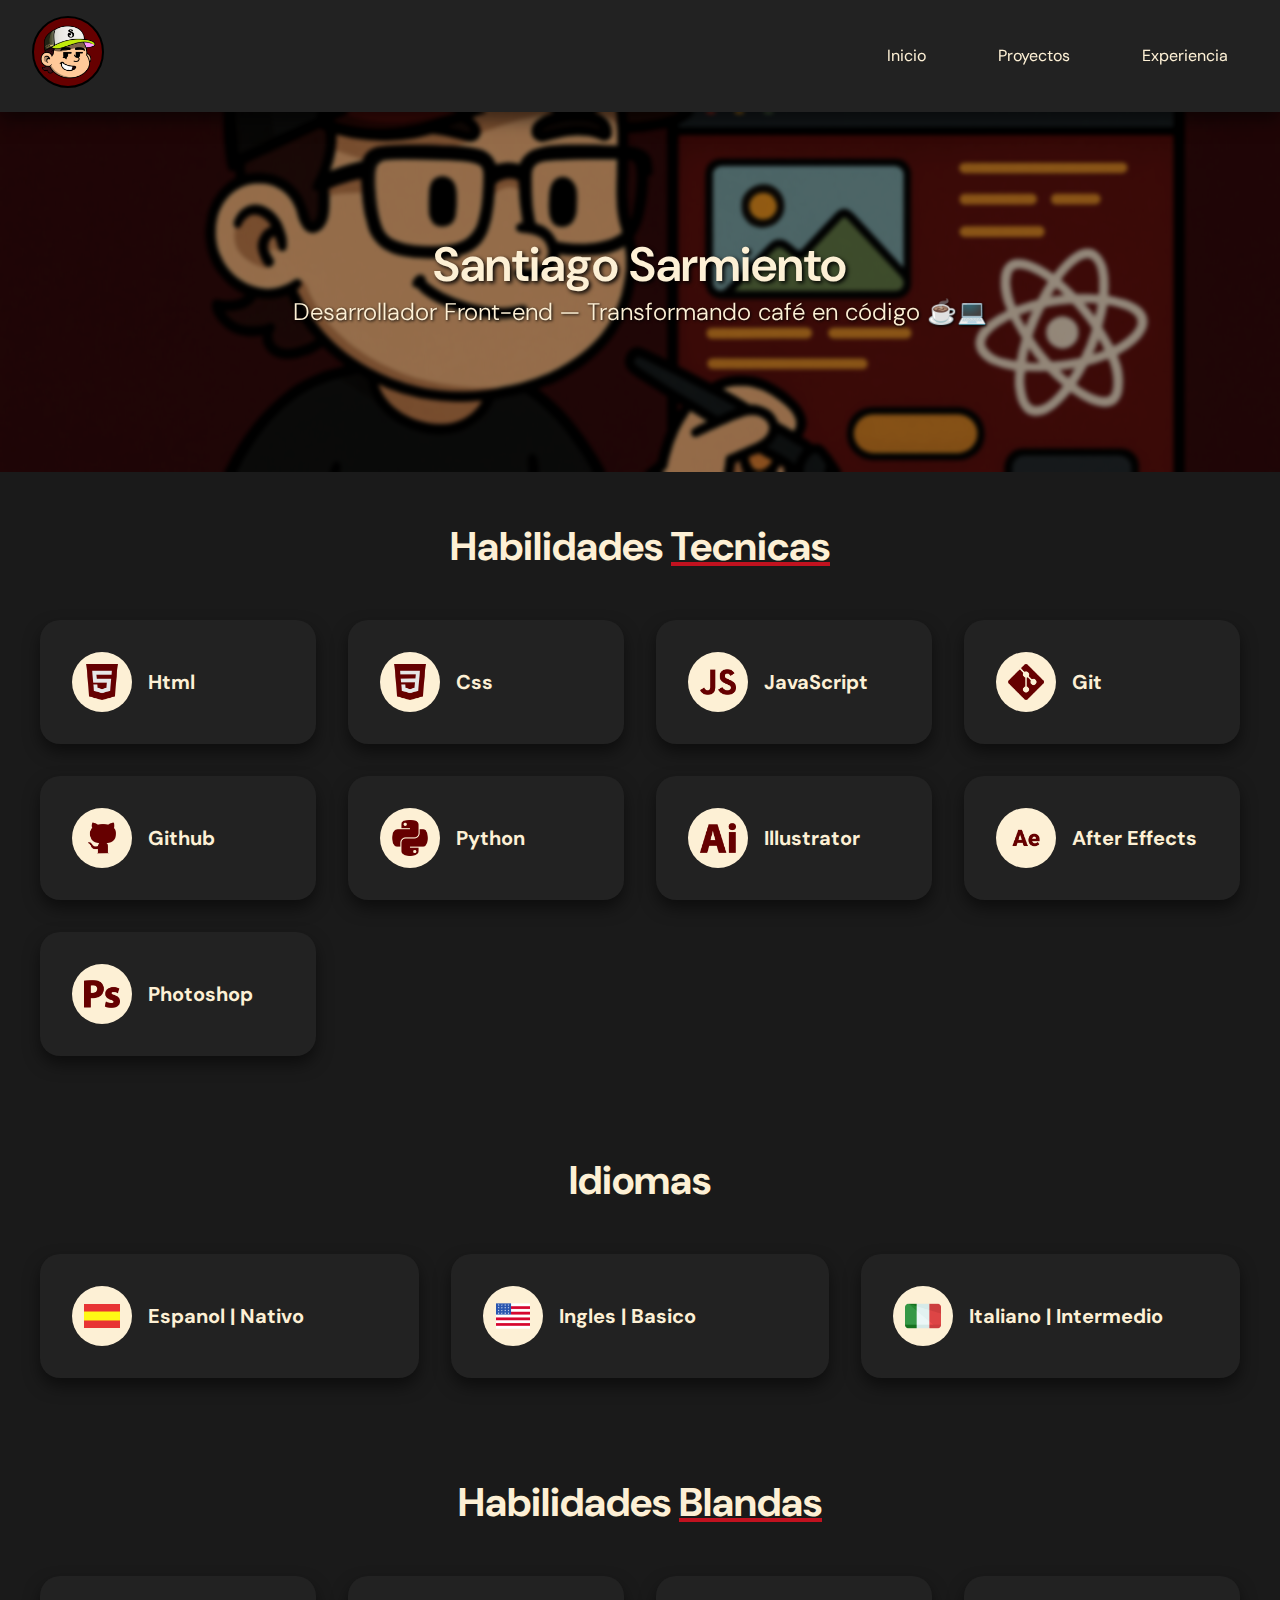
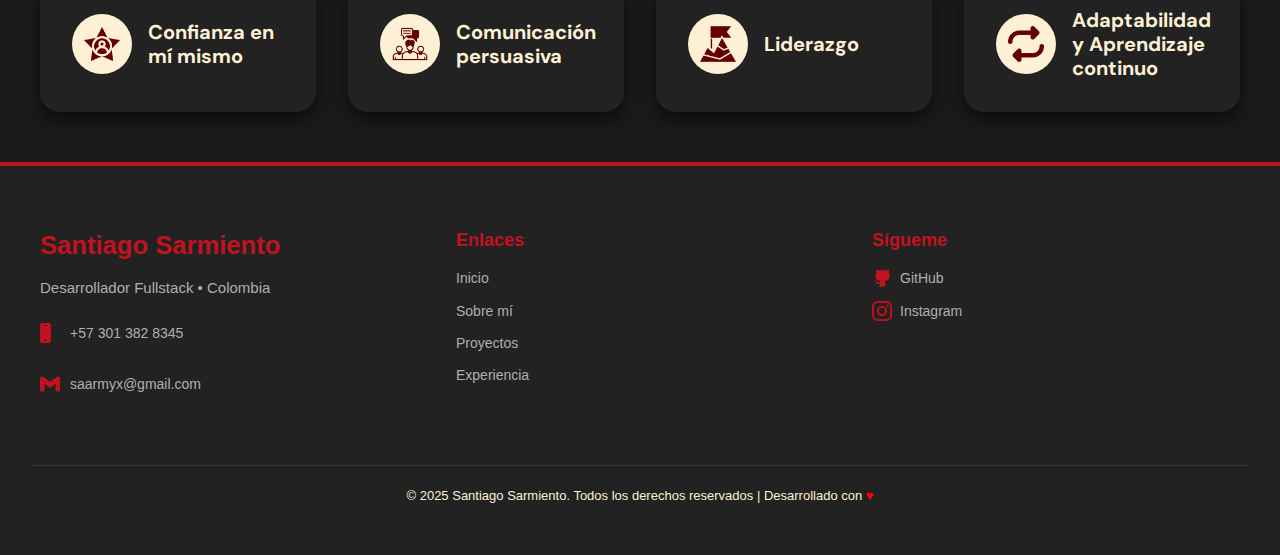
<file: pages/perfil/perfil.html>
<!DOCTYPE html>
<html lang="es">

<head>
    <!-- META DATOS -->
    <meta charset="UTF-8" />
    <meta name="viewport" content="width=device-width, initial-scale=1.0" />
    <!-- TITULO Y IMG -->
    <title>Santiago | Perfil</title>
    <link rel="icon" href="/assets/saarmyx/logos-saarmyx/Saarmyx_Edition_SXR_Red_SFondo.png" type="image/png" />

    <!-- CSS -->
    <link rel="stylesheet" href="/language/css/reset.css">
    <link rel="stylesheet" href="/language/css/menus/header.css">
    <link rel="stylesheet" href="/pages/perfil/perfil-hero.css">
    <link rel="stylesheet" href="/pages/perfil/habilidades.css">
    <link rel="stylesheet" href="/language/css/menus/footer.css">
</head>

<body>


    <div class="container-general">


        <!-- HEADER -->
        <header class="header-section">
            <div class="header-logo">
                <a href="/pages/perfil/perfil.html"><img src="/assets/saarmyx/logos-saarmyx/Saarmyx_420_2.0_SFondo.png"
                        alt="" class="logo-activo"></a>
            </div>
            <nav class="header-menu">
                <a href="/index.html">Inicio</a>
                <a href="/pages/proyecto/proyectos.html">Proyectos</a>
                <a href="/pages/experiencia/experiencia.html">Experiencia</a>
            </nav>
        </header>

        <!-- HERO -->
        <section class="perfil-hero">
            <div class="perfil-hero-overlay"></div>
            <div class="perfil-hero-text">
                <h1>Santiago Sarmiento</h1>
                <p>Desarrollador Front-end — Transformando café en código ☕💻</p>
            </div>
        </section>

        <section class="container-section">
            <!-- HABILIDADES TECNICAS -->
            <section class="perfil-section">
                <h2>Habilidades <span class="perfil-highlight">Tecnicas</span></h2>

                <div class="perfil-grid">

                    <!-- HTML -->
                    <div class="perfil-item">
                        <div class="perfil-icon">
                            <img src="/assets/icons/language/developer/html.png" alt="HTML5">
                        </div>
                        <h3>Html</h3>
                    </div>

                    <!-- CSS -->
                    <div class="perfil-item">
                        <div class="perfil-icon">
                            <img src="/assets/icons/language/developer/css.png" alt="CSS3">
                        </div>
                        <h3>Css</h3>
                    </div>

                    <!-- JAVASRIPT -->
                    <div class="perfil-item">
                        <div class="perfil-icon">
                            <img src="/assets/icons/language/developer/js.png" alt="JavaScript">
                        </div>
                        <h3>JavaScript</h3>
                    </div>

                    <!-- GIT -->
                    <div class="perfil-item">
                        <div class="perfil-icon">
                            <img src="/assets/icons/icons-app/git.png" alt="Git">
                        </div>
                        <h3>Git</h3>
                    </div>

                    <!-- GitHub -->
                    <div class="perfil-item">
                        <div class="perfil-icon">
                            <img src="/assets/icons/language/developer/github-660000.png" alt="Github">
                        </div>
                        <h3>Github</h3>
                    </div>

                    <!-- PYTHON -->
                    <div class="perfil-item">
                        <div class="perfil-icon">
                            <img src="/assets/icons/language/developer/python.png" alt="Python">
                        </div>
                        <h3>Python</h3>
                    </div>

                    <!-- ILLUSTRATOR -->
                    <div class="perfil-item">
                        <div class="perfil-icon">
                            <img src="/assets/icons/icons-app/illustrator.png" alt="Illustrator">
                        </div>
                        <h3>Illustrator</h3>
                    </div>

                    <!-- AFTER EFFECTS -->
                    <div class="perfil-item">
                        <div class="perfil-icon">
                            <img src="/assets/icons/icons-app/After-effects.png" alt="After-effects">
                        </div>
                        <h3>After Effects</h3>
                    </div>

                    <!-- Photoshop -->
                    <div class="perfil-item">
                        <div class="perfil-icon">
                            <img src="/assets/icons/icons-app/photoshop.png" alt="photoshop">
                        </div>
                        <h3>Photoshop</h3>
                    </div>

                    <!-- React -->
                    <!-- <div class="perfil-item">
                    <div class="perfil-icon">
                        <img src="/img/icons/perfil/react.png" alt="ReactJS">
                    </div>
                    <h3>React</h3>
                </div> -->

                    <!-- BASH -->
                    <!-- <div class="perfil-item">
                    <div class="perfil-icon">
                        <img src="/img/icons/perfil/react.png" alt="ReactJS">
                    </div>
                    <h3>Bash</h3>
                </div> -->

                </div>
            </section>


            <!-- IDIOMAS -->
            <section class="perfil-section">
                <h2>Idiomas</h2>

                <div class="perfil-grid">

                    <!-- Espanol -->
                    <div class="perfil-item">
                        <div class="perfil-icon">
                            <img src="/assets/icons/language/espana.png" alt="Espanol">
                        </div>
                        <h3>Espanol | Nativo</h3>
                    </div>

                    <!-- Ingles -->
                    <div class="perfil-item">
                        <div class="perfil-icon">
                            <img src="/assets/icons/language/usa.png" alt="Ingles">
                        </div>
                        <h3>Ingles | Basico</h3>

                    </div>

                    <!-- Italiano -->
                    <div class="perfil-item">
                        <div class="perfil-icon">
                            <img src="/assets/icons/language/italia.png" alt="Italiano">
                        </div>
                        <h3>Italiano | Intermedio</h3>
                    </div>
                </div>
            </section>

            <!-- HABILIDADES BLANDAS -->
            <section class="perfil-section">
                <h2>Habilidades <span class="perfil-highlight">Blandas</span></h2>

                <div class="perfil-grid">


                    <div class="perfil-item">
                        <div class="perfil-icon">
                            <img src="/assets/icons/other/estrella.png" alt="star">
                        </div>
                        <h3>Confianza en mí mismo</h3>
                    </div>

                    <div class="perfil-item">
                        <div class="perfil-icon">
                            <img src="/assets/icons/other/comunicacion.png" alt="comunicacion">
                        </div>
                        <h3>Comunicación persuasiva</h3>
                    </div>

                    <div class="perfil-item">
                        <div class="perfil-icon">
                            <img src="/assets/icons/other/cima.png" alt="cima">
                        </div>
                        <h3>Liderazgo</h3>
                    </div>

                    <div class="perfil-item">
                        <div class="perfil-icon">
                            <img src="/assets/icons/other/repetir.png" alt="repetir">
                        </div>
                        <h3>Adaptabilidad y Aprendizaje continuo</h3>
                    </div>

                    <!-- <div class="perfil-item">
                    <div class="perfil-icon">
                        <img src="/assets/icons/other/inteligencia-emocional.png" alt="inteligencia-emocional">
                    </div>
                    <h3>Inteligencia emocional</h3>
                </div> -->

                </div>
            </section>
        </section>

        <!-- FOOTER -->
        <footer class="footer-section">
            <div class="footer-container">

                <!-- Información personal y contacto -->
                <section class="footer-logo-section" aria-labelledby="footer-title">
                    <h3 id="footer-title" class="footer-title">Santiago Sarmiento</h3>
                    <p>Desarrollador Fullstack • Colombia</p>

                    <div class="contact-item">
                        <img src="/assets/icons/footer/iphone.png" alt="Teléfono" class="contact-icon" loading="lazy">
                        <a href="tel:+573013828345" class="contact-link" aria-label="Llamar a Santiago Sarmiento">
                            +57 301 382 8345
                        </a>
                    </div>
                    <div class="contact-item">
                        <img src="/assets/icons/footer/gmail.png" alt="Correo electrónico" class="contact-icon"
                            loading="lazy">
                        <a href="mailto:saarmyx@gmail.com" class="contact-link"
                            aria-label="Enviar correo a saarmyx@gmail.com">
                            saarmyx@gmail.com
                        </a>
                    </div>
                </section>

                <!-- Navegación -->
                <nav class="footer-nav-section" aria-label="Navegación del sitio">
                    <h4>Enlaces</h4>
                    <ul>
                        <li><a href="/index.html">Inicio</a></li>
                        <li><a href="/pages/perfil/perfil.html">Sobre mí</a></li>
                        <li><a href="/pages/proyecto/proyectos.html">Proyectos</a></li>
                        <li><a href="/pages/experiencia/experiencia.html">Experiencia</a></li>
                    </ul>
                </nav>

                <!-- Redes sociales -->
                <section class="footer-social-section" aria-label="Redes sociales">
                    <h4>Sígueme</h4>
                    <ul>
                        <li>
                            <a href="https://github.com/Saarmyx" target="_blank" rel="noopener noreferrer"
                                aria-label="GitHub de Santiago Sarmiento">
                                <img src="/assets/icons/footer/github.png" alt="GitHub" class="social-icon"
                                    loading="lazy"> GitHub
                            </a>
                        </li>
                        <li>
                            <a href="https://www.instagram.com/saarmyx/" target="_blank" rel="noopener noreferrer"
                                aria-label="Instagram de Santiago Sarmiento">
                                <img src="/assets/icons/footer/instagram.png" alt="Instagram" class="social-icon"
                                    loading="lazy">
                                Instagram
                            </a>
                        </li>
                    </ul>
                </section>

            </div>

            <div class="footer-bottom">
                <p>© 2025 Santiago Sarmiento. Todos los derechos reservados | Desarrollado con <span
                        style="color:red;">♥</span></p>
            </div>
        </footer>
    </div>
</body>

</html>
</file>
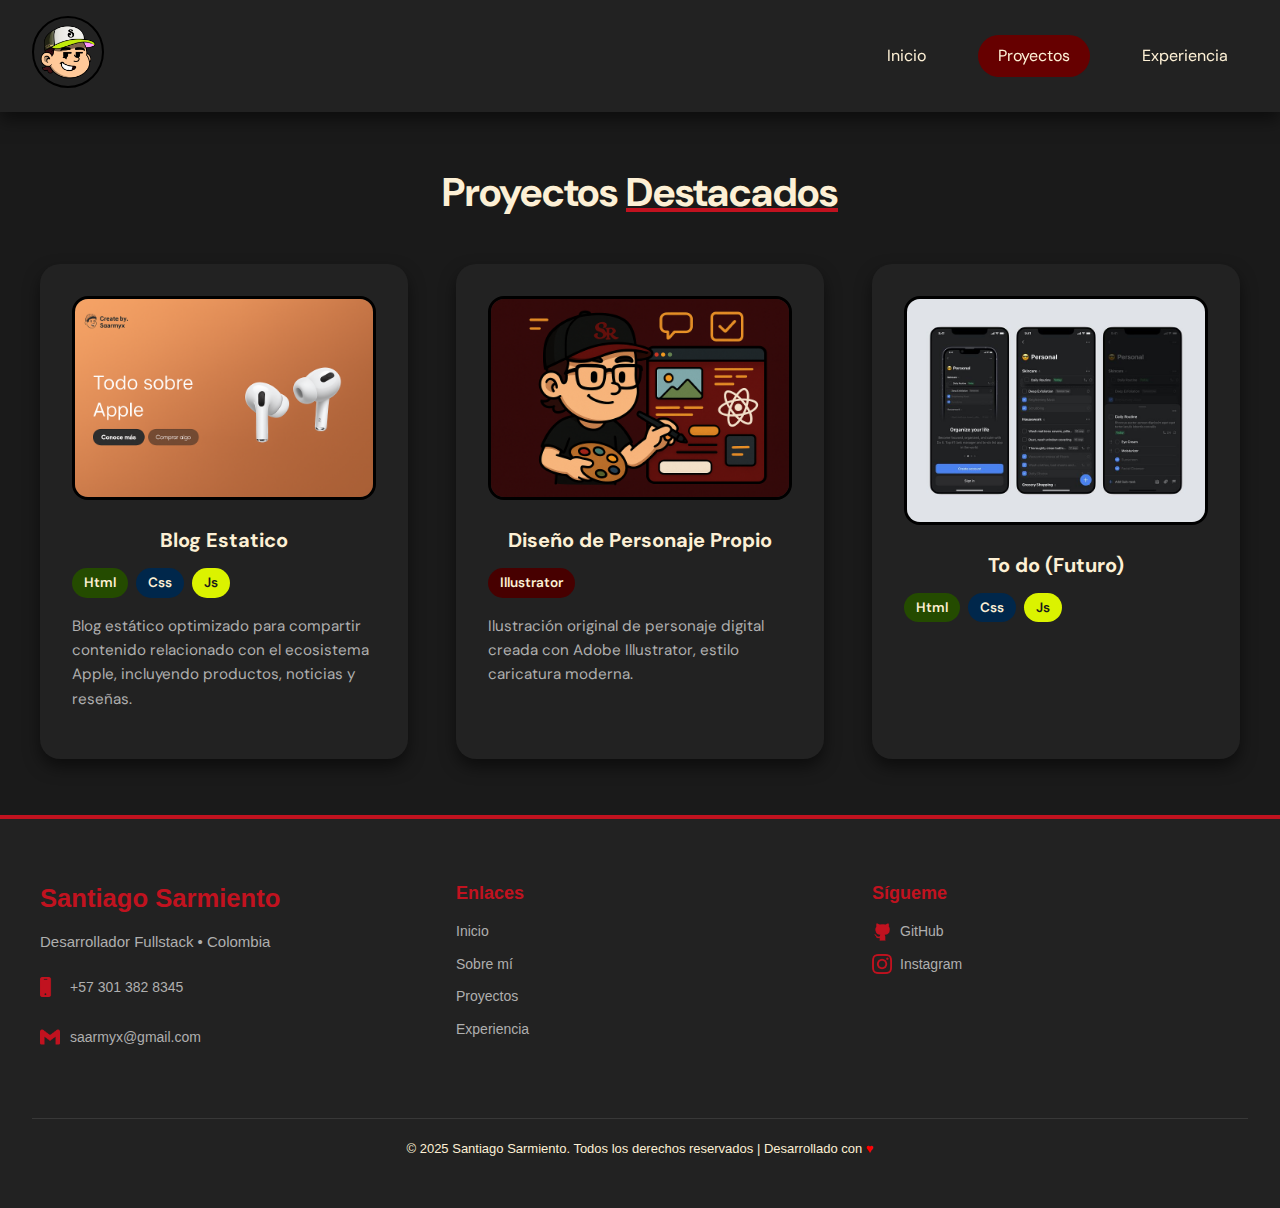
<file: pages/proyecto/proyectos.html>
<!DOCTYPE html>
<html lang="en">

<head>
    <!-- META DATOS -->
    <meta charset="UTF-8" />
    <meta name="viewport" content="width=device-width, initial-scale=1.0" />
    <!-- TITULO Y IMG -->
    <title>Santiago | Proyectos</title>
    <link rel="icon" href="/assets/saarmyx/logos-saarmyx/Saarmyx_Edition_SXR_Red_SFondo.png" type="image/png" />


    <!-- CSS -->
    <link rel="stylesheet" href="/language/css/reset.css">
    <link rel="stylesheet" href="/language/css/menus/header.css">
    <link rel="stylesheet" href="/pages/index/proyectos.css">
    <link rel="stylesheet" href="/language/css/menus/footer.css">
</head>

<body>

    <div class="container-general">

        <!-- HEADER -->
        <header class="header-section">
            <div class="header-logo">
                <a href="/pages/perfil/perfil.html"><img src="/assets/saarmyx/logos-saarmyx/Saarmyx_420_2.0_SFondo.png"
                        alt=""></a>
            </div>
            <nav class="header-menu">
                <a href="/index.html">Inicio</a>
                <a href="/pages/proyecto/proyectos.html" class="activo">Proyectos</a>
                <a href="/pages/experiencia/experiencia.html">Experiencia</a>
            </nav>
        </header>

        <!-- PROYECTOS -->
        <section class="proyects-section">
            <h2>Proyectos <span class="proyects-highlight"> Destacados</span></h2>

            <div>
                <div class="proyects-grid">

                    <div class="proyect-item">
                        <a href="https://github.com/Saarmyx/Blog-estatico-saarmyx" target="_blank"> <img
                                src="/assets/proyects/blog-estatico-saarmyx.png" alt="Proyecto 1">
                        </a>
                        <h3>Blog Estatico</h3>
                        <div class="tecnologies-used">
                            <div class="html"> Html </div>
                            <div class="css"> Css </div>
                            <div class="js"> Js </div>
                        </div>

                        <p>
                            Blog estático optimizado para compartir
                            contenido relacionado con el ecosistema Apple, incluyendo productos, noticias y reseñas.
                        </p>

                    </div>

                    <div class="proyect-item">
                        <a href="/pages/illustracion-personaje/personaje.html">
                            <img src="/assets/saarmyx/covers-saarmyx/Saarmyx-UI.png" alt="Proyecto 2">
                        </a>
                        <h3>Diseño de Personaje Propio</h3>
                        <div class="tecnologies-used">
                            <div class="illustrator"> Illustrator </div>

                        </div>
                        <p>Ilustración original de personaje digital creada con Adobe Illustrator, estilo caricatura
                            moderna.</p>
                    </div>

                    <div class="proyect-item">
                        <a href="/pages/illustracion-personaje/personaje.html">
                            <img src="/assets/proyects/To-do .jpeg" alt="Proyecto 3">
                        </a>
                        <h3>To do (Futuro)</h3>
                        <div class="tecnologies-used">
                            <div class="html"> Html </div>
                            <div class="css"> Css </div>
                            <div class="js"> Js </div>
                        </div>
                        <p></p>
                    </div>






                </div>


        </section>

        <!-- FOOTER -->
        <footer class="footer-section">
            <div class="footer-container">

                <!-- Información personal y contacto -->
                <section class="footer-logo-section" aria-labelledby="footer-title">
                    <h3 id="footer-title" class="footer-title">Santiago Sarmiento</h3>
                    <p>Desarrollador Fullstack • Colombia</p>

                    <div class="contact-item">
                        <img src="/assets/icons/footer/iphone.png" alt="Teléfono" class="contact-icon" loading="lazy">
                        <a href="tel:+573013828345" class="contact-link" aria-label="Llamar a Santiago Sarmiento">
                            +57 301 382 8345
                        </a>
                    </div>
                    <div class="contact-item">
                        <img src="/assets/icons/footer/gmail.png" alt="Correo electrónico" class="contact-icon"
                            loading="lazy">
                        <a href="mailto:saarmyx@gmail.com" class="contact-link"
                            aria-label="Enviar correo a saarmyx@gmail.com">
                            saarmyx@gmail.com
                        </a>
                    </div>
                </section>

                <!-- Navegación -->
                <nav class="footer-nav-section" aria-label="Navegación del sitio">
                    <h4>Enlaces</h4>
                    <ul>
                        <li><a href="/index.html">Inicio</a></li>
                        <li><a href="/pages/perfil/perfil.html">Sobre mí</a></li>
                        <li><a href="/pages/proyecto/proyectos.html">Proyectos</a></li>
                        <li><a href="/pages/experiencia/experiencia.html">Experiencia</a></li>
                    </ul>
                </nav>

                <!-- Redes sociales -->
                <section class="footer-social-section" aria-label="Redes sociales">
                    <h4>Sígueme</h4>
                    <ul>
                        <li>
                            <a href="https://github.com/Saarmyx" target="_blank" rel="noopener noreferrer"
                                aria-label="GitHub de Santiago Sarmiento">
                                <img src="/assets/icons/footer/github.png" alt="GitHub" class="social-icon"
                                    loading="lazy"> GitHub
                            </a>
                        </li>
                        <li>
                            <a href="https://www.instagram.com/saarmyx/" target="_blank" rel="noopener noreferrer"
                                aria-label="Instagram de Santiago Sarmiento">
                                <img src="/assets/icons/footer/instagram.png" alt="Instagram" class="social-icon"
                                    loading="lazy">
                                Instagram
                            </a>
                        </li>
                    </ul>
                </section>

            </div>

            <div class="footer-bottom">
                <p>© 2025 Santiago Sarmiento. Todos los derechos reservados | Desarrollado con <span
                        style="color:red;">♥</span></p>
            </div>
        </footer>

    </div>
</body>

</html>
</file>
<file: language/css/menus/header.css>
/* ===================== HEADER ===================== */
.header-section {
    display: flex;
    justify-content: space-between;
    align-items: center;
    padding: 1rem 2rem;
    background-color: var(--bg-card);
    box-shadow: var(--shadow-strong);
    position: sticky;
    top: 0;
    z-index: 1000;
}

.header-logo img {
    width: 72px;
    height: 72px;
    border-radius: 50%;
    object-fit: cover;
    border: 2px solid var(--color-black);
    transition: background-color 0.3s ease, transform 0.3s ease;
}

.header-logo .logo-activo{
    background-color: var(--color-primary);
}

.header-logo img:hover {
    background-color: var(--color-accent);
    transform: scale(1.05);
}

.header-menu {
    display: flex;
    align-items: center;
    gap: 2rem;
    flex-wrap: wrap;
}

.header-menu a {
    color: var(--text-primary);
    padding: 0.5rem 1.25rem;
    border-radius: 100px;
    transition: background-color 0.3s ease, color 0.3s ease;
}

.header-menu a:hover {
    background-color: var(--color-accent);
    color: var(--text-inverse);
}

.header-menu .activo {
    background-color: var(--color-primary);
    color: var(--text-primary);
}

/* ===================== RESPONSIVE ===================== */
@media (max-width: 1024px) {
    .header-section {
        padding: 0.75rem 1.5rem;
    }

    .header-logo img {
        width: 60px;
        height: 60px;
    }

    .header-menu {
        gap: 1.25rem;
    }

    .header-menu a {
        font-size: 15px;
        padding: 0.5rem 1rem;
    }
}

@media (max-width: 768px) {
    .header-section {
        flex-direction: row;
        justify-content: center;
        padding: 1rem;
    }

    .header-logo {
        display: none;
    }

    .header-menu {
        flex-direction: row;
        gap: 1rem;
    }

    .header-menu a {
        padding: 0.5rem 1rem;
        font-size: 14px;
    }
}
</file>
<file: pages/index/hero.css>
/* ===================== HERO SECTION ===================== */
.hero-section {
  display: flex;
  justify-content: space-evenly;
  align-items: center;
  padding: 5rem 6.25rem;
  background: var(--gradient-primary);
  min-height: 90vh;
}

.hero-content {
  max-width: 600px;
  text-align: justify;
  padding: 50px;
}

.hero-content .name-p {
  text-transform: uppercase;
  letter-spacing: 1px;
  color: var(--text-muted);
  margin-bottom: 1rem;
  font-weight: bold;
  font-size: 18px;
}

.hero-content .description {
  font-size: 2.2rem;
  font-weight: 700;
  margin-bottom: 1.5rem;
  line-height: 1.4;
  color: var(--text-primary);
  text-transform: capitalize;
}

.hero-highlight {
  background-color: var(--color-primary);
  padding: 4px 8px;
  color: var(--text-primary);
  border-radius: 6px;
}

.hero-image img {
  max-width: 500px;
  height: auto;
  border-radius: 12px;
  transition: transform 0.4s ease;
}

/* ===================== BOTONES ===================== */
.hero-btn-start {
  display: inline-block;
  background-color: var(--btn-bg);
  color: var(--btn-text);
  padding: 12px 24px;
  border-radius: 999px;
  font-weight: bold;
  font-size: 15px;
  text-decoration: none;
  transition: background-color 0.3s ease, color 0.3s ease;
}

.hero-btn-start:hover {
  background-color: var(--btn-hover-bg);
  color: var(--btn-hover-text);
}

/* ===================== RESPONSIVE ===================== */
@media (max-width: 1024px) {
  .hero-section {
    padding: 4rem;
    flex-direction: column;
    text-align: center;
  }

  .hero-content {
    max-width: 100%;
  }

  .hero-content .description {
    font-size: 1.75rem;
  }

  .hero-image img {
    max-width: 320px;
  }
}

@media (max-width: 768px) {
  .hero-section {
    padding: 3rem 1.5rem;
  }

  .hero-content .name-p {
    font-size: 12px;
  }

  .hero-content .description {
    font-size: 1.5rem;
    line-height: 1.3;
  }

  .hero-btn-start {
    padding: 10px 20px;
    font-size: 14px;
  }

  .hero-image img {
    max-width: 280px;
  }
}

@media (max-width: 375px) {
  .hero-section {
    padding: 2.5rem 1.25rem;
  }

  .hero-content .description {
    font-size: 1.25rem;
  }

  .hero-image img {
    max-width: 240px;
  }
}
</file>
<file: pages/index/beneficios.css>
.benefits-section {
    padding: 3.5rem 2.5rem;
}

.benefits-section h2 {
    font-size: clamp(2rem, 5vw, 2.5rem);
    font-weight: 700;
    margin-bottom: 3rem;
    color: var(--text-primary);
    text-align: center;
}

.benefits-highlight {
    color: var(--text-primary);
    text-decoration: underline;
    text-decoration-color: var(--color-accent);
}

.benefits-grid {
    display: grid;
    grid-template-columns: repeat(auto-fit, minmax(260px, 1fr));
    gap: 2rem;
}

.benefit-item {
    background-color: var(--bg-card);
    color: var(--text-primary);
    padding: 2rem;
    border-radius: 1.25rem;
    box-shadow: var(--shadow-strong);
    transition: all 0.3s ease;
}

.benefit-item:hover {
    transform: translateY(-6px);
    box-shadow: 0 12px 20px rgba(0, 0, 0, 0.5);
    background-color: var(--color-accent);
    cursor: default;
}

.benefit-text-container {
    display: flex;
    align-items: center;
    gap: 1rem;
    text-align: left;
}

.benefit-icon {
    background-color: var(--bg-light);
    border-radius: 50%;
    width: 56px;
    height: 56px;
    display: flex;
    align-items: center;
    justify-content: center;
    flex-shrink: 0;
    overflow: hidden;
}

.benefit-icon img {
    width: 60%;
    height: 60%;
    object-fit: contain;
}

.benefit-item h3 {
    margin: 0;
    font-size: 1.125rem;
    font-weight: 700;
    color: var(--text-primary);
}

.benefit-item p {
    margin-top: 1.25rem;
    font-size: 0.95rem;
    line-height: 1.6;
    color: var(--text-muted);
}

/* ===================== BOTÓN ===================== */
.box-button {
    display: flex;
    justify-content: center;
    align-items: center;
    margin: 0 auto;
}

.benefits-btn-start {
    background-color: var(--bg-card);
    color: var(--text-primary);
    display: inline-block;
    justify-content: center;
    align-items: center;
    margin: 2rem auto;
    padding: 10px 24px;
    font-weight: bold;
    text-decoration: none;
    border-radius: 20px;
    box-shadow: var(--shadow-strong);
    transition: all 0.3s ease;
}

.benefits-btn-start:hover {
    background-color: var(--btn-hover-bg);
    color: var(--btn-hover-text);
    cursor: pointer;
}

/* ===================== RESPONSIVE ===================== */
@media (max-width: 1024px) {
    .benefits-section {
        padding: 3rem 1.5rem;
    }

    .benefits-section h2 {
        font-size: 1.875rem;
        margin-bottom: 2rem;
    }

    .benefit-item p {
        font-size: 0.9rem;
        line-height: 1.5;
    }
}

@media (max-width: 768px) {
    .benefits-section {
        padding: 2rem 1rem;
    }

    .benefits-section h2 {
        font-size: 1.75rem;
        margin-bottom: 1.5rem;
    }

    .benefit-item p {
        font-size: 0.85rem;
        line-height: 1.4;
    }

    .benefits-btn-start {
        font-size: 14px;
        padding: 8px 18px;
    }
}
</file>
<file: pages/index/proyectos.css>
.proyects-section {
    padding: 3.5rem 2.5rem;
}

.proyects-section h2 {
    font-size: clamp(2rem, 5vw, 2.5rem);
    font-weight: 700;
    margin-bottom: 3rem;
    color: var(--text-primary);
    text-align: center;
}

.proyects-highlight {
    color: var(--text-primary);
    text-decoration: underline;
    text-decoration-color: var(--color-accent);
}

.proyects-grid {
    display: grid;
    grid-template-columns: repeat(auto-fit, minmax(260px, 1fr));
    gap: 3rem;
}

.proyect-item {
    background-color: var(--bg-card);
    color: var(--text-primary);
    padding: 2rem;
    border-radius: 1.25rem;
    box-shadow: var(--shadow-strong);
    transition: all 0.3s ease;
}

.proyect-item:hover {
    transform: translateY(-6px);
    box-shadow: 0 12px 20px rgba(0, 0, 0, 0.5);
    background-color: var(--btn-hover-bg);
    cursor: default;
}

.proyect-item img {
    border-radius: 1rem;
    width: 100%;
    height: auto;
    object-fit: cover;
    border: 3px solid var(--color-black);
    transition: border 0.3s ease;
}

.proyect-item h3 {
    text-align: center;
    padding-top: 1.25rem;
    font-size: 1.25rem;
    font-weight: 700;
    color: var(--text-primary);
}

.proyect-item p {
    font-size: 0.95rem;
    line-height: 1.6;
    color: var(--text-muted);
    margin-top: 1rem;
}

/* ===================== Tecnologías usadas ===================== */
.tecnologies-used {
    font-size: 0.9rem;
    font-weight: 600;
    margin: 1rem 0 0.5rem;
    color: var(--text-primary);
    display: flex;
    flex-wrap: wrap;
    gap: 0.5rem;
}

.tecnologies-used div {
    padding: 4px 12px;
    border-radius: 999px;
    background-color: var(--color-accent);
    border: none;
    font-size: 0.85rem;
    font-weight: 600;
    text-decoration: none;
    transition: background-color 0.3s ease, color 0.3s ease;
}

.tecnologies-used a:hover {
    background-color: var(--color-primary);
}

.tecnologies-used .html {
    background-color: #244b00;
}

.tecnologies-used .css {
    background-color: #00274b;
}

.tecnologies-used .js {
    background-color: #dbf300;
    color: var(--text-inverse);
}

.tecnologies-used .python {
    background-color: #07004b;
}

.tecnologies-used .illustrator {
    background-color: #470000;
}

/* ===================== BOTÓN ===================== */
.proyects-btn-start {
    background-color: var(--bg-card);
    color: var(--text-primary);
    display: inline-flex;
    justify-content: center;
    align-items: center;
    margin: 2rem auto 0;
    padding: 10px 24px;
    font-weight: bold;
    text-decoration: none;
    border-radius: 20px;
    box-shadow: var(--shadow-strong);
    transition: all 0.3s ease;
}

.proyects-btn-start:hover {
    background-color: var(--btn-hover-bg);
    color: var(--btn-hover-text);
    cursor: pointer;
}

/* ===================== Responsive ===================== */
@media (max-width: 1024px) {
    .proyects-section {
        padding: 3rem 1.5rem;
    }

    .proyects-section h2 {
        font-size: 1.875rem;
        margin-bottom: 2rem;
    }

    .proyect-item p {
        font-size: 0.9rem;
        line-height: 1.5;
    }
}

@media (max-width: 768px) {
    .proyects-section {
        padding: 2rem 1rem;
    }

    .proyects-section h2 {
        font-size: 1.75rem;
        margin-bottom: 1.5rem;
    }

    .proyect-item p {
        font-size: 0.85rem;
        line-height: 1.4;
    }

    .proyects-btn-start {
        font-size: 14px;
        padding: 8px 18px;
    }
}
</file>
<file: pages/index/modal/modal.css>
.modal {
  display: none;
  position: fixed;
  z-index: 1000;
  top: 0;
  left: 0;
  width: 100vw;
  height: 100vh;
  background-color: rgba(0, 0, 0, 0.6);
  justify-content: center;
  align-items: center;
}

.modal.show {
  display: flex;
}

.modal-content {
  background: var(--bg-card);
  padding: 20px;
  border-radius: 10px;
  width: 80%;
  max-width: 800px;
  max-height: 90vh;
  overflow-y: auto;
  position: relative;
  animation: popIn 0.3s ease-out;
}

@keyframes popIn {
  from {
    transform: scale(0.8);
    opacity: 0;
  }

  to {
    transform: scale(1);
    opacity: 1;
  }
}

.close {
  position: absolute;
  top: 10px;
  right: 15px;
  font-size: 24px;
  cursor: pointer;
  color: var(--text-primary);
}

.gallery-item {
  display: flex;
  align-items: flex-start;
  margin-top: 20px;
}

.gallery-item img {
  width: 120px;
  height: auto;
  margin-right: 15px;
  border-radius: 8px;
  object-fit: cover;
  flex-shrink: 0;
}

.description h4 {
  margin: 0;
  font-size: 16px;
  color: var(--text-primary);
}

.description p {
  margin: 5px 0 0;
  font-size: 14px;
  color: var(--text-inverse);
}
</file>
<file: language/css/menus/footer.css>
/* ===================== FOOTER ===================== */
.footer-section {
  background-color: var(--bg-card);
  color: var(--text-primary);
  padding: 4rem 2rem 2rem;
  font-size: 14px;
  font-family: "Segoe UI", Roboto, sans-serif;
  line-height: 1.6;
  border-top: 4px solid var(--color-accent);
}

.footer-container {
  display: flex;
  flex-wrap: wrap;
  justify-content: space-between;
  gap: 3rem;
  max-width: 1200px;
  margin: 0 auto;
  padding-bottom: 2rem;
}

.footer-logo-section,
.footer-nav-section,
.footer-social-section {
  flex: 1 1 260px;
  min-width: 220px;
}

.footer-logo-section {
  display: flex;
  flex-direction: column;
  gap: 1rem;
}

.footer-logo-section h3 {
  font-size: 1.6rem;
  font-weight: 700;
  color: var(--color-accent);
}

.footer-logo-section p {
  color: var(--text-muted);
  font-size: 15px;
  margin: 0;
}

.contact-item {
  display: flex;
  align-items: center;
  gap: 10px;
  margin: 6px 0;
  transition: transform 0.3s ease;
}

.contact-icon {
  width: 20px;
  height: 20px;
}

.contact-link {
  color: var(--text-muted);
  text-decoration: none;
  font-weight: 500;
  transition: color 0.3s ease;
}

.contact-link:hover,
.contact-item:hover {
  color: var(--color-accent);
  transform: translateX(5px);
}

.footer-nav-section h4,
.footer-social-section h4 {
  font-size: 1.125rem;
  margin-bottom: 1rem;
  color: var(--color-accent);
  font-weight: 600;
}

.footer-nav-section ul,
.footer-social-section ul {
  list-style: none;
  padding: 0;
  margin: 0;
}

.footer-nav-section li,
.footer-social-section li {
  margin-bottom: 10px;
}

.footer-nav-section a,
.footer-social-section a {
  color: var(--text-muted);
  text-decoration: none;
  display: flex;
  align-items: center;
  gap: 0.5rem;
  transition: color 0.3s ease, transform 0.3s ease;
}

.footer-nav-section a:hover,
.footer-social-section a:hover {
  color: var(--color-accent);
  transform: translateX(5px);
}

.social-icon {
  width: 20px;
  height: 20px;
  transition: transform 0.3s ease, filter 0.3s ease;
}

.footer-social-section a:hover .social-icon {
  transform: scale(1.2);
}

.footer-bottom {
  text-align: center;
  margin-top: 2rem;
  padding-top: 1.25rem;
  font-size: 13px;
  border-top: 1px solid rgba(255, 255, 255, 0.1);
  color: var(--text-muted);
}

.footer-bottom a {
  color: var(--color-accent);
  text-decoration: underline;
  transition: text-decoration 0.2s ease;
}

.footer-bottom a:hover {
  text-decoration: none;
}

/* ===================== RESPONSIVE ===================== */
@media (max-width: 1024px) {
  .footer-section {
    padding: 3rem 1.5rem;
  }

  .footer-container {
    gap: 2rem;
  }

  .footer-logo-section h3 {
    font-size: 1.4rem;
  }

  .footer-logo-section p {
    font-size: 14px;
  }

  .footer-nav-section h4,
  .footer-social-section h4 {
    font-size: 1rem;
    margin-bottom: 0.75rem;
  }

  .footer-nav-section li,
  .footer-social-section li {
    margin-bottom: 8px;
  }

  .footer-bottom {
    font-size: 12px;
    margin-top: 1.5rem;
    padding-top: 1rem;
  }
}
</file>
<file: css/menus/header.css>
/* ===================== HEADER ===================== */
.header-section {
    display: flex;
    justify-content: space-between;
    align-items: center;
    padding: 16px 32px;
    box-shadow: 0px 4px 8px var(--header-shadow);
    background-color: var(--bg-card);
    position: sticky;
    top: 0;
    z-index: 1000;
}

.header-logo img{
    width: 80px;
    height: 80px;
    border-radius: 50%;
    object-fit: cover;
    background-color: var(--color-primary);
    border: 2px solid var(--border);
}

.header-menu {
    display: flex;
    gap: 35px;
    /* Espacio entre los elementos del menú */
    flex-wrap: wrap;
}


.header-menu a {
    padding: 10px 20px;
    border-radius: 100px;
    transition: background-color 0.3s ease, border-color 0.3s ease;
}

.header-menu a:hover {
    background-color: var(--menu-hover-bg);
}

.header-menu .activo {
    background-color: var(--menu-active-bg);
    color: var(--text-primary);
}
</file>
<file: css/menus/footer.css>
/* ===================== VARIABLES GLOBALES ===================== */
:root {
    /* ——— Paleta de Colores ——— */
    --color-primary: #660000;
    /* Rojo profundo (enfasis/principal) */
    --color-accent: #c1121f;
    /* Rojo vivo secundario */
    --color-cream: #fdf0d5;
    /* Crema claro */
    --color-cream-o: #efdecd;
    /* Crema oscuro */
    --color-dark: #1a1a1a;
    /* Gris oscuro */
  
    /* ——— Fondos ——— */
    --bg-base: var(--color-dark);
    /* Fondo principal en modo oscuro */
    --bg-section: #151515;
    /* Secciones oscuras complementarias */
    --bg-card: #222222;
    /* Tarjetas y bloques */
    --bg-light: var(--color-cream);
    /* Fondo claro para contraste */
    --bg-muted: rgba(255, 255, 255, 0.05);
    /* Sutil overlay */
  
    /* ——— Textos ——— */
    --text-primary: var(--color-cream);
    /* Texto normal claro */
    --text-inverse: var(--color-cream-o);
    /* Texto oscuro sobre fondos claros */
    --text-muted: var(--color-cream-o);
    /* Texto secundario */
  
    /* ——— Botones ——— */
    --btn-bg: var(--color-cream);
    --btn-text: var(--color-accent);
    --btn-hover-bg: var(--color-accent);
    --btn-hover-text: var(--color-cream);
  
    /* ——— Bordes y sombras ——— */
    --border: var(--color-primary);
    --shadow-soft: 0px 2px 8px rgba(0, 0, 0, 0.7);
    --shadow-strong: 0px 8px 16px rgba(0, 0, 0, 0.8);
  
    /* ——— Header & Menú ——— */
    --header-bg: var(--bg-section);
    --header-shadow: rgba(0, 0, 0, 0.9);
    --menu-hover-bg: var(--color-accent);
    --menu-active-bg: var(--color-primary);
  
    /* ——— Gradientes ——— */
    --gradient-primary: linear-gradient(135deg,
        var(--color-primary) 10%,
        var(--color-accent) 100%);
  }
  
/* ===================== FOOTER ===================== */
.footer-section {
    background-color: var(--bg-card);
    color: var(--color-cream);
    padding: 48px 32px 16px;
    font-size: 14px;
    font-family: "Segoe UI", Roboto, sans-serif;
    line-height: 1.6;
  }
  
  .footer-container {
    display: flex;
    flex-wrap: wrap;
    gap: 32px;
    justify-content: space-between;
    align-items: flex-start;
    border-bottom: 1px solid rgba(0, 0, 0, 0.1);
    padding-bottom: 32px;
  }
  
  .footer-logo-section,
  .footer-nav-section,
  .footer-social-section {
    flex: 1 1 240px;
    min-width: 200px;
  }
  
  .footer-logo-section {
    display: flex;
    flex-direction: column;
    gap: 12px;
  }
  
  .footer-logo-section h3 {
    font-size: 22px;
    color: var(--color-accent);
    font-weight: 600;
  }
  
  .footer-logo-section p {
    margin: 0px;
    color: var(--text-muted);
  }
  
  .contact-item {
    display: flex;
    align-items: center;
    margin: 4px 0px;
  }
  
  .contact-icon {
    width: 18px;
    height: 18px;
    margin-right: 10px;
    filter: grayscale(100%) brightness(0) opacity(0.6);
    transition: transform 0.3s ease;
  }
  
  .contact-link {
    color: var(--text-inverse);
    text-decoration: none;
    font-weight: 500;
    transition: color 0.3s ease, transform 0.2s ease;
  }
  
  .contact-link:hover {
    color: var(--color-accent);
    transform: translateX(3px);
  }
  
  .footer-nav-section h4,
  .footer-social-section h4 {
    font-size: 16px;
    margin-bottom: 12px;
    color: var(--color-accent);
    font-weight: 500;
  }
  
  .footer-nav-section ul,
  .footer-social-section ul {
    list-style: none;
    padding: 0px;
    margin: 0px;
  }
  
  .footer-nav-section li,
  .footer-social-section li {
    margin-bottom: 8px;
  }
  
  .footer-nav-section a,
  .footer-social-section a {
    color: var(--text-inverse);
    text-decoration: none;
    transition: color 0.3s ease, transform 0.2s ease;
    display: flex;
    align-items: center;
  }
  
  .footer-nav-section a:hover,
  .footer-social-section a:hover {
    color: var(--color-accent);
    transform: translateX(4px);
  }
  
  .social-icon {
    width: 18px;
    height: 18px;
    margin-right: 8px;
    filter: grayscale(100%) brightness(0) opacity(0.7);
    transition: transform 0.3s ease;
  }
  
  .footer-social-section a:hover .social-icon {
    transform: scale(1.1);
    filter: none;
  }
  
  .footer-bottom {
    text-align: center;
    margin-top: 24px;
    padding-top: 16px;
    font-size: 13px;
    border-top: 1px solid rgba(0, 0, 0, 0.1);
    color: var(--text-muted);
  }
  
  .footer-bottom a {
    color: var(--color-accent);
    text-decoration: underline;
  }
  
  .footer-bottom a:hover {
    text-decoration: none;
  }
</file>
<file: css/proyecto/proyecto.css>
.proyects-section {
    padding: 50px 40px;
}

.proyects-section h2 {
    font-size: 40px;
    font-weight: 700;
    margin-bottom: 50px;
    color: var(--text-primary);
    text-align: center;
}

.proyects-highlight {
    color: var(--text-primary);
    text-decoration: underline;
    text-decoration-color: var(--color-accent);
}

.proyects-grid {
    display: grid;
    grid-template-columns: repeat(auto-fit, minmax(300px, 1fr));
    gap: 20px;
}

.proyect-item {
    background-color: var(--bg-card);
    color: var(--text-inverse);
    padding: 32px;
    border-radius: 20px;
    box-shadow: var(--shadow-strong);
    transition: transform 0.3s ease, box-shadow 0.3s ease,
        background-color 0.5s ease;
}

.proyect-item:hover {
    transform: translateY(-5px);
    box-shadow: 0px 12px 24px rgba(0, 0, 0, 0.8);
    background-color: var(--btn-hover-bg);
    cursor: default;
}

.proyect-item img {
    border-radius: 20px;
    width: 100%;
    height: auto;
    background-size: cover;
    display: flex;
    align-items: center;
    justify-content: center;
    border: 3px solid var(--color-accent);
    transition: border 0.3s ease;
}

.proyect-item img:hover {
    border: 3px solid var(--color-primary);
}

.proyect-item h3 {
    text-align: center;
    padding-top: 20px;
    font-size: 20px;
    font-weight: 700;
    color: var(--text-primary);
}

.tecnologies-used {
    font-size: 15px;
    font-weight: 700;
    margin: 7px;
    color: var(--text-primary);
}

.tecnologies-used a {
    background-color: var(--color-accent);
    margin-right: 5px;
    border: var(--color-accent);
    border-radius: 100px;
    padding: 5px 10px;
    transition: all 0.3s ease;
}

.tecnologies-used a:hover {
    background-color: var(--color-primary);
}

.tecnologies-used .html {
    background-color: #244b00;
}

.tecnologies-used .css {
    background-color: #00274b;
}

.tecnologies-used .js {
    background-color: #dbf300;
    color: var(--text-muted);
}

.tecnologies-used .js:hover {
    color: var(--text-primary);
}

.tecnologies-used .python {
    background-color: #07004b;
}

.proyect-item p {
    font-size: 15px;
    line-height: 24px;
    color: var(--text-inverse);
}

/* ===================== BOTONES ===================== */
.proyects-btn-start {
    background-color: var(--bg-card);
    color: var(--text-inverse);
    display: flex;
    justify-content: center;
    align-items: center;
    margin-top: 20px;
    padding: 10px 20px;
    font-weight: bold;
    text-decoration: none;
    border-radius: 20px;
    box-shadow: var(--shadow-strong);
    transition: background-color 0.5s ease;
}

.proyects-btn-start:hover {
    background-color: var(--btn-hover-bg);
    color: var(--btn-hover-text);
    cursor: pointer;
}

/* Responsive: ajustes para pantallas medianas */
@media (max-width: 1024px) {
    .proyects-section {
        padding: 50px 20px;
    }

    .proyects-section h2 {
        font-size: 30px;
        margin-bottom: 30px;
    }

    proyect-item p {
        font-size: 14px;
        line-height: 22px;
    }
}

/* Responsive: ajustes para pantallas pequeñas */
@media (max-width: 768px) {
    .benefits-section {
        padding: 30px 20px;
    }

    .benefits-section h2 {
        font-size: 28px;
        margin-bottom: 20px;
    }

    .benefit-item p {
        font-size: 13px;
        line-height: 20px;
    }
}
</file>
<file: css/index/hero.css>
.hero-section {
  display: flex;
  justify-content: space-between;
  align-items: center;
  padding: 70px 100px;
  background: var(--gradient-primary);
  min-height: 90vh;
}

.hero-content {
  max-width: 500px;
  text-align: justify;
}

.hero-content .name-p {
  text-transform: uppercase;
  letter-spacing: 1px;
  color: var(--text-inverse);
  margin-bottom: 16px;
  font-weight: bold;
  font-size: 14px;
}

.hero-content .description {
  font-size: 35px;
  font-weight: 700;
  margin-bottom: 20px;
  line-height: 1.4;
  color: var(--text-primary);
}

.hero-highlight {
  background-color: var(--color-primary);
  padding: 3px 6px;
  color: var(--text-primary);
  border-radius: 4px;
}

.hero-image {
  display: flex;
  justify-content: center;
  align-items: center;
  max-width: 100%;
  height: auto;
}

.hero-image img {
  max-width: 350px;
  height: auto;
  border-radius: 10px;
}


/* ===================== BOTONES ===================== */
.hero-btn-start {
  display: inline-block;
  background-color: var(--bg-btn-l);
  color: var(--btn-text-l);
  padding: 10px 20px;
  margin-bottom: 20px;
  border-radius: 999px;
  font-weight: bold;
  text-decoration: none;
  transition: background-color 0.5s ease;
}

.hero-btn-start:hover {
  background-color: var(--btn-hover-bg);
  color: var(--btn-hover-text);
}

/* Responsive: ajustes para pantallas medianas */
@media (max-width: 1024px) {
  .hero-section {
    padding: 80px;
    /* Reduce el padding general */
    gap: 32px;
    /* Agrega espacio entre los elementos */
  }

  .hero-content .description {
    font-size: 28px;
    /* Reduce el tamaño del texto */
  }

  .hero-image img {
    width: 350px;
    /* Ajusta el tamaño máximo de la imagen */
  }
}

/* Responsive: ajustes para pantallas pequeñas */
@media (max-width: 768px) {
  .hero-section {
    flex-direction: column;
  }

  .hero-content .name-p {
    font-size: 12px;
    /* Reduce el tamaño del subtítulo */
  }

  .hero-content .description {
    font-size: 24px;
    /* Reduce el tamaño del texto principal */
    line-height: 1.3;
    /* Ajusta el interlineado */
  }

  .hero-btn-start {
    padding: 8px 16px;
    /* Ajusta el tamaño del botón */
    font-size: 14px;
    /* Reduce el tamaño del texto del botón */
  }

}

@media (max-width: 375px){
  .hero-section {
    padding: 40px 20px;
    /* Reduce el padding general */
  }

  .hero-content .description {
    font-size: 20px;
    /* Reduce el tamaño del texto */
  }

  .hero-image img {
    width: 300px;
    /* Ajusta el tamaño máximo de la imagen */
  }
}
</file>
<file: css/index/beneficios.css>
/* ===================== VARIABLES GLOBALES ===================== */
:root {
    /* ——— Paleta de Colores ——— */
    --color-primary: #660000;
    /* Rojo profundo (enfasis/principal) */
    --color-accent: #c1121f;
    /* Rojo vivo secundario */
    --color-cream: #fdf0d5;
    /* Crema claro */
    --color-cream-o: #efdecd;
    /* Crema oscuro */
    --color-dark: #1a1a1a;
    /* Gris oscuro */

    /* ——— Fondos ——— */
    --bg-base: var(--color-dark);
    /* Fondo principal en modo oscuro */
    --bg-section: #151515;
    /* Secciones oscuras complementarias */
    --bg-card: #222222;
    /* Tarjetas y bloques */
    --bg-light: var(--color-cream);
    /* Fondo claro para contraste */
    --bg-muted: rgba(255, 255, 255, 0.05);
    /* Sutil overlay */

    /* ——— Textos ——— */
    --text-primary: var(--color-cream);
    /* Texto normal claro */
    --text-inverse: var(--color-cream-o);
    /* Texto oscuro sobre fondos claros */
    --text-muted: var(--color-cream-o);
    /* Texto secundario */

    /* ——— Botones ——— */
    --btn-bg: var(--color-cream);
    --btn-text: var(--color-accent);
    --btn-hover-bg: var(--color-accent);
    --btn-hover-text: var(--color-cream);

    /* ——— Bordes y sombras ——— */
    --border: var(--color-primary);
    --shadow-soft: 0px 2px 8px rgba(0, 0, 0, 0.7);
    --shadow-strong: 0px 8px 16px rgba(0, 0, 0, 0.8);

    /* ——— Header & Menú ——— */
    --header-bg: var(--bg-section);
    --header-shadow: rgba(0, 0, 0, 0.9);
    --menu-hover-bg: var(--color-accent);
    --menu-active-bg: var(--color-primary);

    /* ——— Gradientes ——— */
    --gradient-primary: linear-gradient(135deg,
            var(--color-primary) 10%,
            var(--color-accent) 100%);
}

/* ===================== BENEFICIOS ===================== */
.benefits-section {
    text-align: center;
    padding: 64px 32px;
}

.benefits-section h2 {
    font-size: 32px;
    font-weight: 700;
    margin-bottom: 50px;
    color: var(--text-primary);
}

.benefits-highlight {
    color: var(--text-primary);
    text-decoration: underline;
    text-decoration-color: var(--color-accent);
}

.benefits-grid {
    display: grid;
    grid-template-columns: repeat(auto-fit, minmax(250px, 1fr));
    gap: 32px;
}

.benefit-item {
    background-color: var(--bg-card);
    color: var(--text-inverse);
    padding: 32px;
    border-radius: 20px;
    box-shadow: var(--shadow-strong);
    transition: transform 0.3s ease, box-shadow 0.3s ease,
        background-color 0.5s ease;
}

.benefit-item:hover {
    transform: translateY(-5px);
    box-shadow: 0px 12px 24px rgba(0, 0, 0, 0.8);
    background-color: var(--btn-hover-bg);
    cursor: default;
}

.benefit-icon {
    background-color: var(--bg-light);
    border-radius: 50%;
    width: 56px;
    height: 56px;
    display: flex;
    align-items: center;
    justify-content: center;
    overflow: hidden;
    flex-shrink: 0;
}

.benefit-icon img {
    width: 60%;
    height: 60%;
    object-fit: contain;
}

.benefit-text-container {
    display: flex;
    align-items: center;
    gap: 16px;
    text-align: left;
}

.benefit-item h3 {
    margin: 0px;
    font-size: 18px;
    font-weight: 700;
    color: var(--text-primary);
}

.benefit-item p {
    margin-top: 20px;
    font-size: 15px;
    line-height: 24px;
    color: var(--text-muted);
}
</file>
<file: css/index/ayuda-empresa.css>
.help-business-section {
    display: flex;
    flex-direction: column;
    align-items: center;
    padding: 70px 40px;
}

.help-business-section h1 {
    font-size: 40px;
    font-weight: 700;
    color: var(--text-primary);
    text-align: center;
}

.help-business-container {
    background-color: var(--bg-card);
    display: flex;
    flex-wrap: wrap;
    align-items: center;
    justify-content: center;
    gap: 32px;
    padding: 40px;
    border-radius: 20px;
    max-width: 1200px;
    width: 100%;
    margin: 32px auto;
    box-shadow: var(--shadow-soft);
}

.help-business-image img {
    background: var(--gradient-primary);
    max-width: 400px;
    width: 100%;
    border-radius: 20px;
    object-fit: cover;
}

.help-business-text {
    max-width: 600px;
    color: var(--text-primary);
}

.help-business-text h2,
.help-business-text h3 {
    margin-bottom: 16px;
    color: var(--text-primary);
}

.help-business-text h2 {
    font-size: 28px;
}

.help-business-text h3 {
    font-size: 24px;
    font-weight: 700;
}

.help-business-text p {
    font-size: 16px;
    line-height: 24px;
    color: var(--text-muted);
    margin-bottom: 16px;
}

/* ===================== BOTONES ===================== */
.help-business-btn {
    display: inline-block;
    background-color: var(--btn-bg);
    color: var(--btn-text);
    padding: 10px 20px;
    margin-bottom: 20px;
    border-radius: 999px;
    font-weight: bold;
    text-decoration: none;
    transition: background-color 0.3s ease;
}

.help-business-btn:hover {
    background-color: var(--btn-hover-bg);
    color: var(--btn-hover-text);
}
</file>
<file: css/index/sobre-mi.css>
.about-me-section {
    display: flex;
    flex-wrap: wrap;
    justify-content: center;
    align-items: flex-start;
    padding: 64px 32px;
    background-color: var(--bg-section);
    gap: 32px;
}

.about-me-title {
    font-size: 40px;
    font-weight: 700;
    color: var(--text-primary);
    text-align: center;
}

.about-container {
    display: flex;
    align-items: stretch;
    justify-content: space-between;
    flex-wrap: wrap;
    border-radius: 20px;
    padding: 40px;
    gap: 32px;
    max-width: 1200px;
    margin: 0 auto;
}

.about-text {
    flex: 1 1 500px;
    display: flex;
    flex-direction: column;
    justify-content: center;
    color: var(--text-primary);
    background-color: var(--bg-card);
    box-shadow: var(--shadow-soft);
    border-radius: 20px;
    padding: 30px;
}

.about-text h3 {
    font-size: 24px;
    margin-bottom: 8px;
}

.about-text hr {
    border: none;
    height: 2px;
    background-color: #660000;
    margin-bottom: 16px;
    width: 100px;
}

.about-text p {
    font-size: 16px;
    color: var(--text-muted);
    margin-bottom: 16px;
    line-height: 1.6;
}

.about-text ul {
    padding-left: 20px;
    list-style: none;
}

.about-text li {
    position: relative;
    padding-left: 24px;
    margin-bottom: 12px;
    color: var(--text-primary);
}

.about-text li::before {
    content: "✔";
    position: absolute;
    left: 0;
    color: var(--color-accent);
    font-weight: bold;
}

.about-image {
    flex: 0 0 auto;
    display: flex;
    align-items: center;
}

.about-image img {
    max-width: 300px;
    height: 100%;
    border-radius: 20px;
    border: 2px solid #660000;
    object-fit: cover;
}

/* Responsive: apila en móviles */
@media (max-width: 768px) {
    .about-container {
        flex-direction: column;
        align-items: center;
    }

    .about-image img {
        width: 100%;
        height: auto;
    }
}
</file>
<file: language/css/error.css>
.error-section {
    padding: 50px 40px;
    display: flex;
    align-items: center;
    justify-content: center;
    height: 85vh;

}

.error-content {
    max-width: 500px;
    background-color: var(--bg-card);
    color: var(--text-muted);
    padding: 32px;
    border-radius: 20px;
    box-shadow: var(--shadow-strong);
    transition: transform 0.3s ease, box-shadow 0.3s ease,
        background-color 0.5s ease;
}

.error-content h2 {
    font-size: 30px;
    margin-bottom: 20px;
    font-weight: bold;
}

.error-btn {
    background-color: var(--bg-card);
    color: var(--text-muted);
    display: flex;
    justify-content: center;
    align-items: center;
    margin-top: 20px;
    padding: 10px 20px;
    font-weight: bold;
    text-decoration: none;
    border-radius: 20px;
    box-shadow: var(--shadow-strong);
    transition: background-color 0.5s ease;

}

.error-btn:hover {
    background-color: var(--btn-hover-bg);
    color: var(--btn-hover-text);
    cursor: pointer;
}
</file>
<file: pages/illustracion-personaje/personaje.css>
.timeline-section {
    padding: 60px 20px;
}

.timeline-section h2 {
    font-size: 40px;
    font-weight: 700;
    margin-bottom: 50px;
    color: var(--text-primary);
    text-align: center;
}

.timeline-highlight {
    color: var(--text-primary);
    text-decoration: underline;
    text-decoration-color: var(--color-accent);
}

.timeline-container {
    position: relative;
    max-width: 1200px;
    margin: auto;
    padding: 0 20px;
}

.timeline-container::before {
    content: '';
    position: absolute;
    left: 50%;
    top: 0;
    width: 4px;
    height: 100%;
    background: var(--color-accent);
    transform: translateX(-50%);
}

.timeline-item {
    display: flex;
    justify-content: space-between;
    align-items: center;
    margin-bottom: 60px;
    position: relative;
}

.timeline-item .timeline-content,
.timeline-item .timeline-image {
    width: 45%;
    background-color: var(--bg-card);
    padding: 20px;
    border-radius: 16px;
    box-shadow: var(--shadow-strong);
    transition: 0.3s ease;
}

.timeline-item .timeline-content h3 {
    color: var(--text-primary);
    font-size: 24px;
    margin-bottom: 10px;
}

.timeline-item .timeline-content p {
    color: var(--text-inverse);
    font-size: 16px;
}

.info-i{
    color: #2f5c9e;
    transition: color .3s ease;
}

.info-i:hover{
 color: #4c80cf;
}

.timeline-item .timeline-image img {
    width: 100%;
    border-radius: 16px;
}

.timeline-item:nth-child(even) .timeline-content {
    order: 2;
}

.timeline-item:nth-child(even) .timeline-image {
    order: 1;
}

/* Responsive para móviles */
@media (max-width: 768px) {
    .timeline-container::before {
        left: 8px;
    }

    .timeline-item {
        flex-direction: column;
        align-items: flex-start;
    }

    .timeline-item .timeline-content,
    .timeline-item .timeline-image {
        width: 100%;
        margin-bottom: 20px;
    }

    .timeline-item .timeline-content {
        order: 2;
    }

    .timeline-item .timeline-image {
        order: 1;
    }
}
</file>
<file: pages/perfil/perfil-hero.css>
/* Hero Section */
.perfil-hero {
    position: relative;
    background: url("/assets/saarmyx/covers-saarmyx/Saarmyx-UI.png") center/cover no-repeat;
    height: 360px;
    display: flex;
    align-items: center;
    justify-content: center;
    text-align: center;
    color: var(--text-primary);
    overflow: hidden;
}

.perfil-hero-overlay {
    position: absolute;
    top: 0;
    left: 0;
    width: 100%;
    height: 100%;
    backdrop-filter: blur(2px);
    background-color: rgba(0, 0, 0, 0.4);
    /* Oscurece un poco para resaltar el texto */
    z-index: 1;
}

.perfil-hero-text {
    position: relative;
    z-index: 2;
    padding: 32px;
}

.perfil-hero h1 {
    font-size: 48px;
    text-shadow: 2px 2px 4px #000;
}

.perfil-hero p {
    font-size: 24px;
    font-weight: 300;
    text-shadow: 1px 1px 3px #000;
}
</file>
<file: pages/perfil/habilidades.css>
.perfil-section {
    padding: 50px 40px;
}

.perfil-section h2 {
    font-size: 40px;
    font-weight: 700;
    margin-bottom: 50px;
    color: var(--text-primary);
    text-align: center;
}

.perfil-highlight {
    color: var(--text-primary);
    text-decoration: underline;
    text-decoration-color: var(--color-accent);
}

.perfil-grid {
    display: grid;
    grid-template-columns: repeat(auto-fit, minmax(250px, 1fr));
    gap: 32px;
}

.perfil-item {
    background-color: var(--bg-card);
    color: var(--text-inverse);
    padding: 32px;
    border-radius: 20px;
    box-shadow: var(--shadow-strong);
    transition: transform 0.3s ease, box-shadow 0.3s ease,
        background-color 0.5s ease;
}

.perfil-item:hover {
    transform: translateY(-5px);
    box-shadow: 0px 12px 24px rgba(0, 0, 0, 0.8);
    background-color: var(--btn-hover-bg);
    cursor: default;
}

.perfil-icon {
    background-color: var(--bg-light);
    border-radius: 50%;
    width: 60px;
    height: 60px;
    display: flex;
    align-items: center;
    justify-content: center;
    overflow: hidden;
    flex-shrink: 0;
}

.perfil-icon img {
    width: 60%;
    object-fit: contain;
}

.perfil-item {
    display: flex;
    align-items: center;
    gap: 16px;
    text-align: left;
}

.perfil-item h3 {
    font-size: 20px;
    font-weight: 700;
    color: var(--text-primary);
}

.perfil-text-container p {
    font-size: 16px;
    font-weight: 400;
    color: var(--text-secondary);
}
</file>
